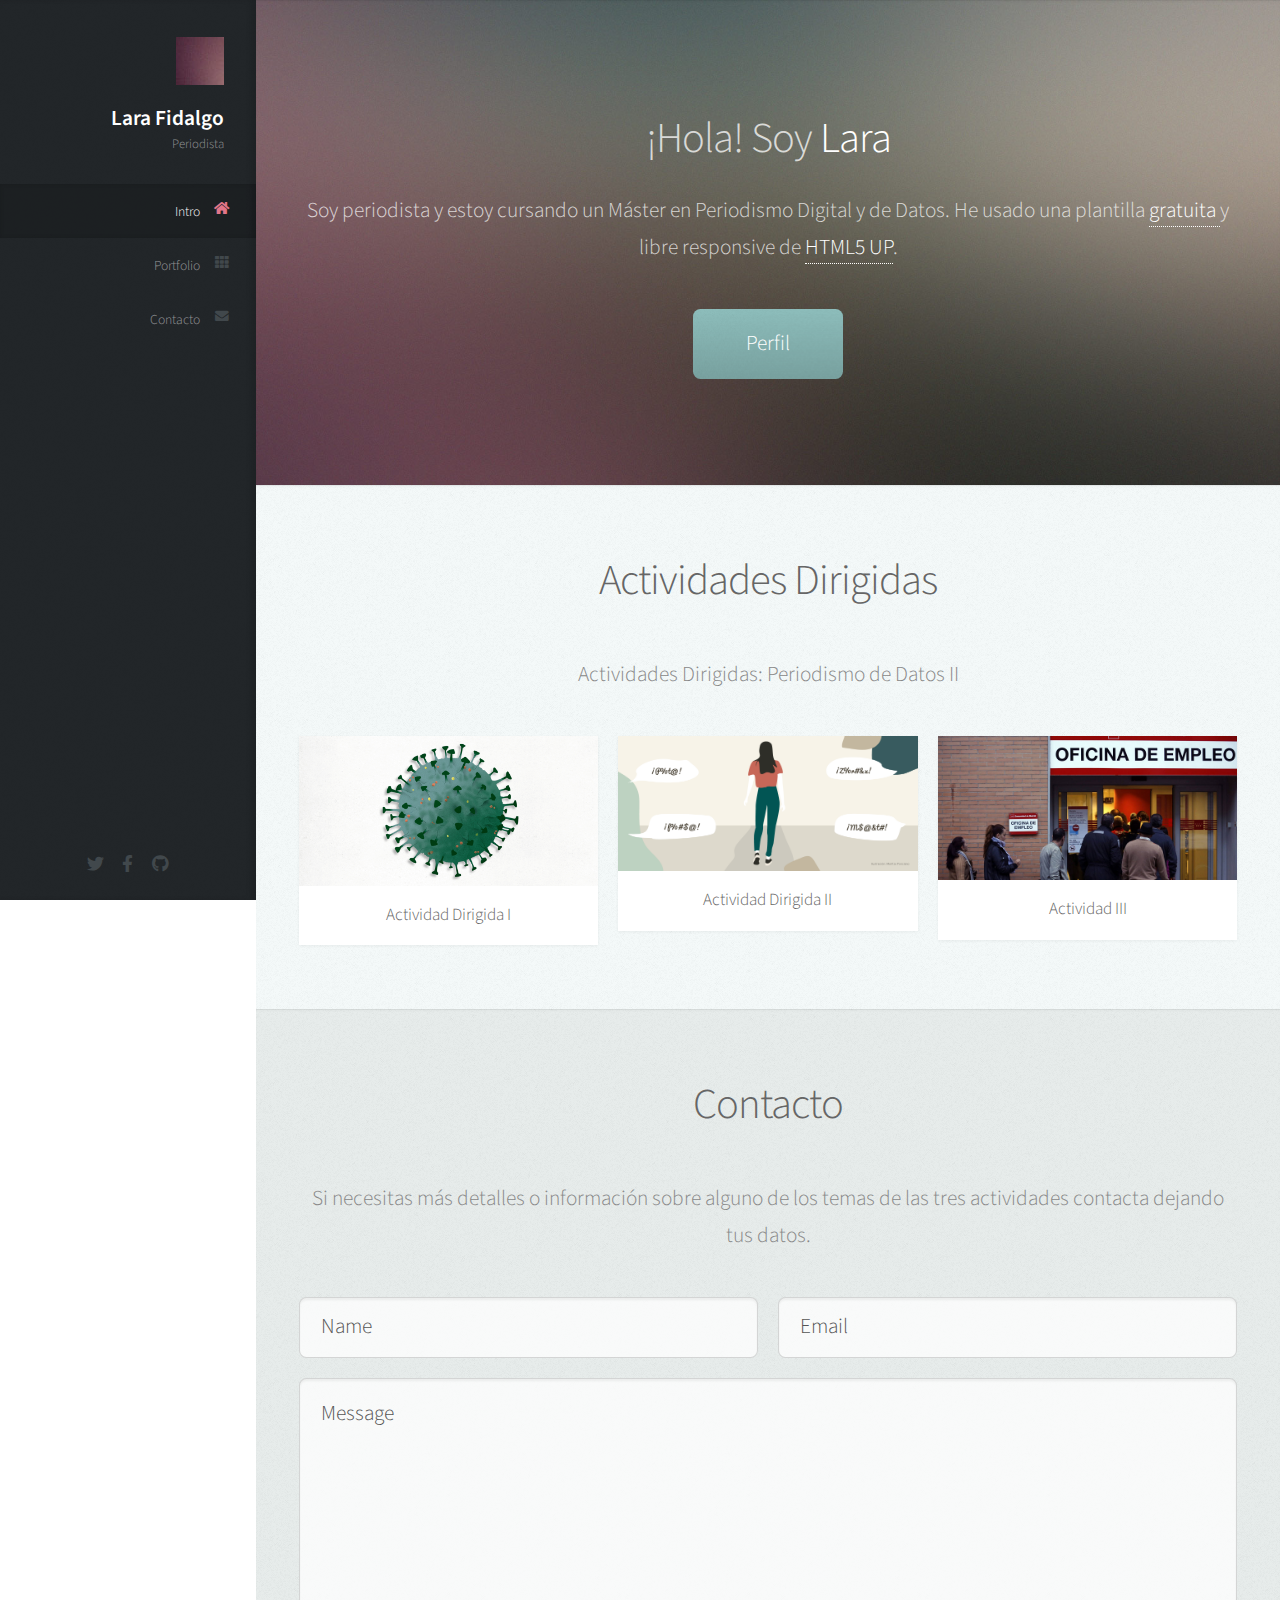
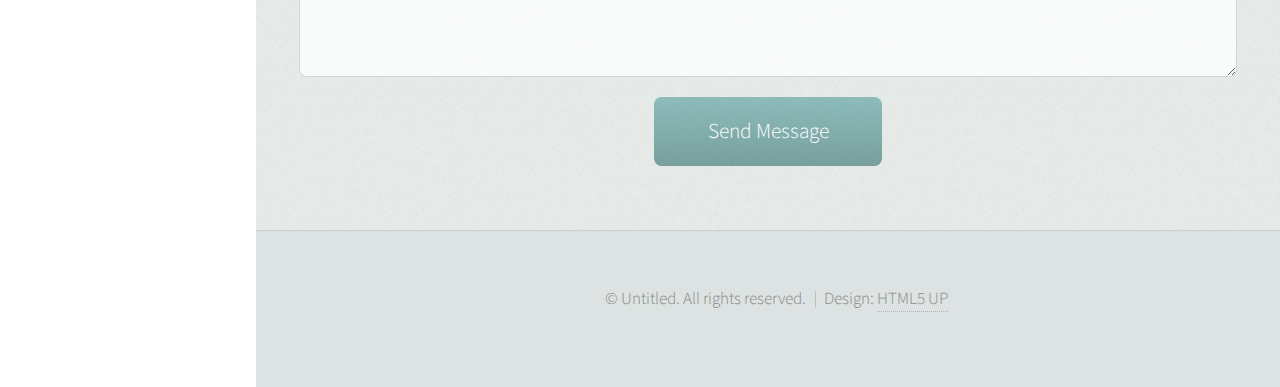
<file: docs/index.html>
<!DOCTYPE HTML>
<!--
	Prologue by HTML5 UP
	html5up.net | @ajlkn
	Free for personal and commercial use under the CCA 3.0 license (html5up.net/license)
-->
<html lang="es">
	<head>
		<title>Prologue by HTML5 UP</title>
		<meta charset="utf-8" />
		<meta name="viewport" content="width=device-width, initial-scale=1, user-scalable=no" />
		<link rel="stylesheet" href="assets/css/main.css" />
	</head>
	<body class="is-preload">

		<!-- Header -->
			<div id="header">

				<div class="top">

					<!-- Logo -->
						<div id="logo">
							<span class="image avatar48"><img src="images/avatar.jpg" alt="" /></span>
							<h1 id="title">Lara Fidalgo</h1>
							<p>Periodista</p>
						</div>

					<!-- Nav -->
						<nav id="nav">
							<ul>
								<li><a href="#top" id="top-link"><span class="icon solid fa-home">Intro</span></a></li>
								<li><a href="#portfolio" id="portfolio-link"><span class="icon solid fa-th">Portfolio</span></a></li>
								<li><a href="#contact" id="contact-link"><span class="icon solid fa-envelope">Contacto</span></a></li>
							</ul>
						</nav>

				</div>

				<div class="bottom">

					<!-- Social Icons -->
						<ul class="icons">
							<li><a href="https://twitter.com/larafiddalgo" target="_blank" class="icon brands fa-twitter"><span class="label">Twitter</span></a></li>
							<li><a href="https://www.facebook.com/lara.fidalgoillesca" target="_blank" class="icon brands fa-facebook-f"><span class="label">Facebook</span></a></li>
							<li><a href="https://github.com/lfidalgoi/lfidalgoi" target="_blank" class="icon brands fa-github"><span class="label">Github</span></a></li
						
						</ul>

				</div>

			</div>

		<!-- Main -->
			<div id="main">

				<!-- Intro -->
					<section id="top" class="one dark cover">
						<div class="container">

							<header>
								<h2 class="alt">¡Hola! Soy <strong>Lara</strong> </h2>
								
								<p> Soy periodista y estoy cursando un Máster en Periodismo Digital y de Datos. He usado una plantilla <a href="http://html5up.net/license"> gratuita </a> y libre responsive de <a href="http://html5up.net">HTML5 UP</a>.</p>
							</header>

							<footer>
								<a href="#portfolio" class="button scrolly">Perfil</a>
							</footer>

						</div>
					</section>

				<!-- Actividades -->
					<section id="Actividades" class="two">
						<div class="container">

							<header>
								<h2>Actividades Dirigidas</h2>
							</header>

							<p>Actividades Dirigidas: Periodismo de Datos II</p>

							<div class="row">
								<div class="col-4 col-12-mobile">
									
									<article class="item">
										<a href="actividad1.html" class="image fit"> <img src="images/covid.png" alt= "" />
										</a>
										
										
										<header>
											<h3>Actividad Dirigida I</h3>
										</header>
									</article>
								</div>
								<div class="col-4 col-12-mobile">
									
									<article class="item">
										<a href="actividad2.html" class="image fit"><img src="images/acoso.png" alt= "" />
										</a>
										
										
										<header>
											<h3>Actividad Dirigida II</h3>
										</header>
									</article>
								</div>
								<div class="col-4 col-12-mobile">
									<article class="item">
										<a href="actividad3.html" class="image fit"><img src="images/paro.png" alt= "" />
											
										</a>
										
										<header>
											<h3>Actividad III</h3>
										</header>
									</article>
							
										</div>
								
							</div>

						</div>
					</section>

				

				<!-- Contact -->
					<section id="contact" class="four">
						<div class="container">

							<header>
								<h2>Contacto</h2>
							</header>

							<p>Si necesitas más detalles o información sobre alguno de los temas de las tres actividades contacta dejando tus datos.</p>
							</p>

							<form method="post" action="#">
								<div class="row">
									<div class="col-6 col-12-mobile"><input type="text" name="name" placeholder="Name" /></div>
									<div class="col-6 col-12-mobile"><input type="text" name="email" placeholder="Email" /></div>
									<div class="col-12">
										<textarea name="message" placeholder="Message"></textarea>
									</div>
									<div class="col-12">
										<input type="submit" value="Send Message" />
									</div>
								</div>
							</form>

						</div>
					</section>

			</div>

		<!-- Footer -->
			<div id="footer">

				<!-- Copyright -->
					<ul class="copyright">
						<li>&copy; Untitled. All rights reserved.</li><li>Design: <a href="http://html5up.net">HTML5 UP</a></li>
					</ul>

			</div>

		<!-- Scripts -->
			<script src="assets/js/jquery.min.js"></script>
			<script src="assets/js/jquery.scrolly.min.js"></script>
			<script src="assets/js/jquery.scrollex.min.js"></script>
			<script src="assets/js/browser.min.js"></script>
			<script src="assets/js/breakpoints.min.js"></script>
			<script src="assets/js/util.js"></script>
			<script src="assets/js/main.js"></script>

	</body>
</html>
</file>
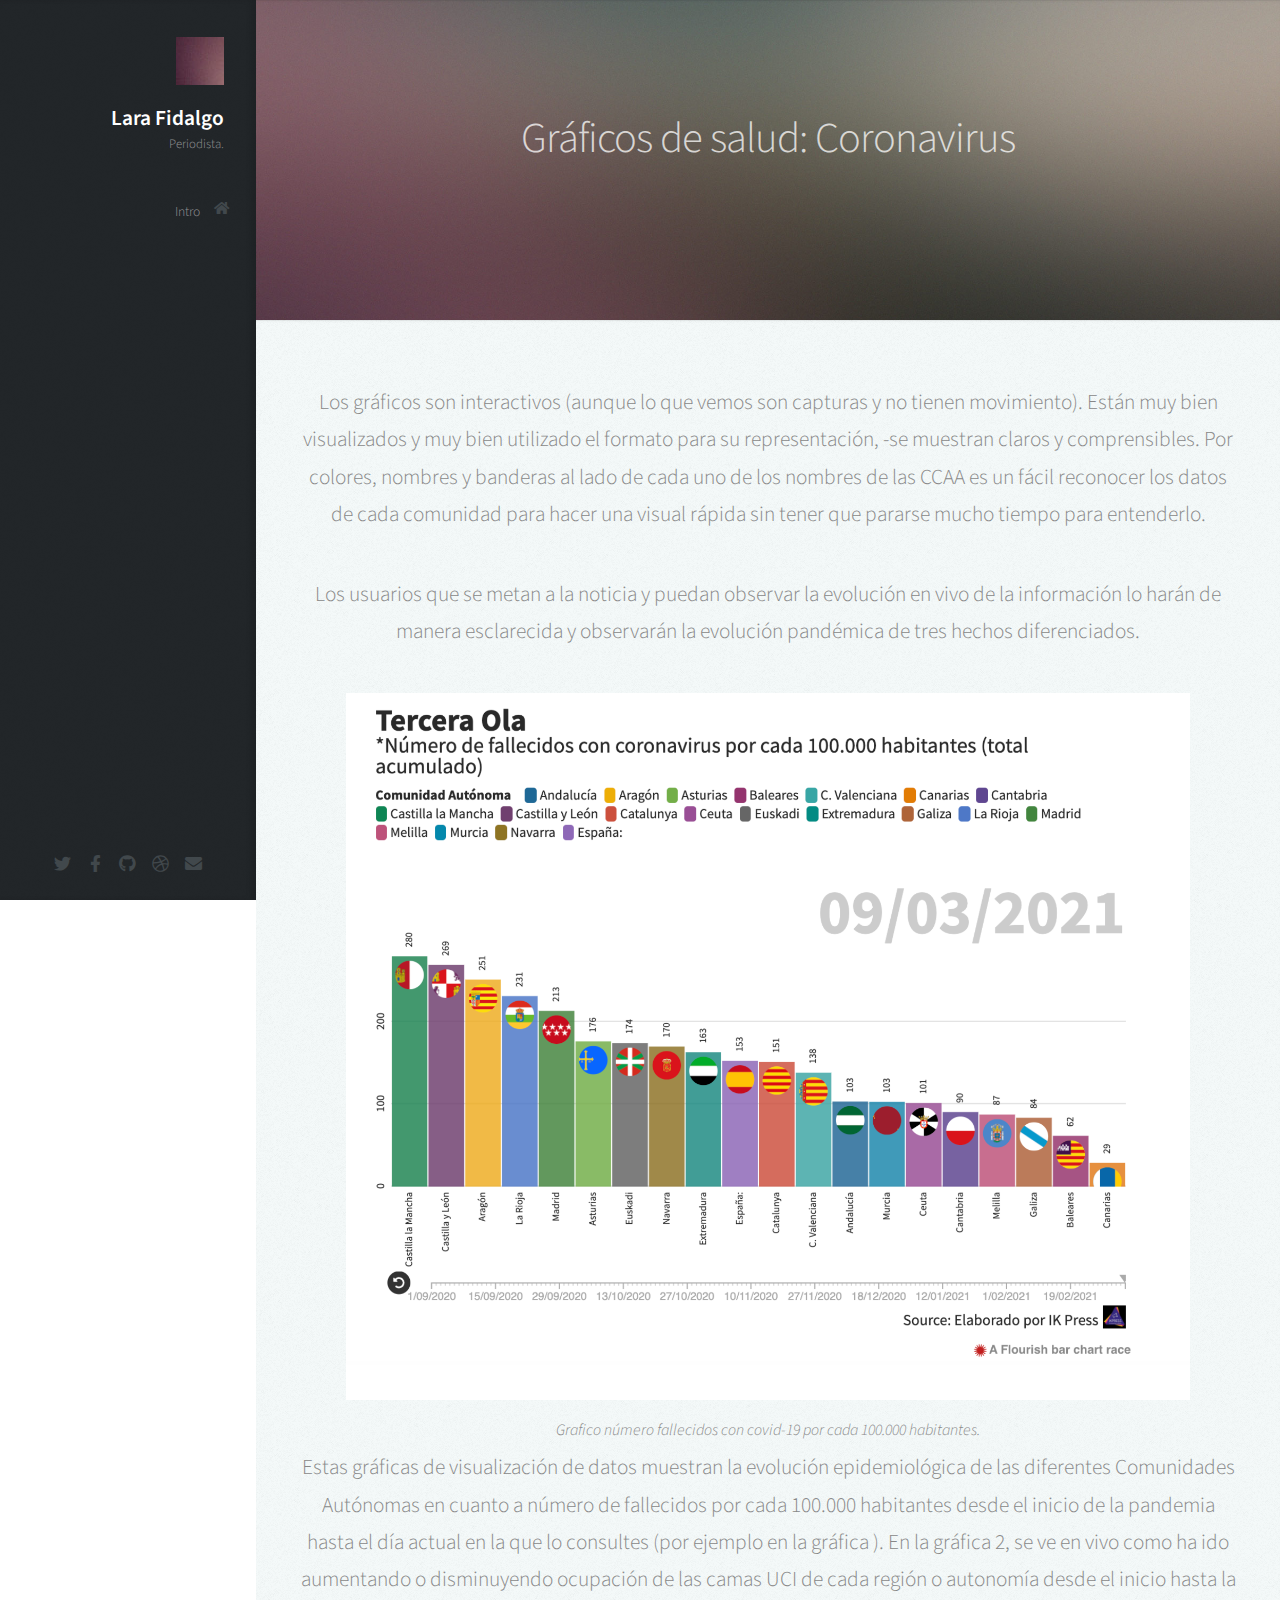
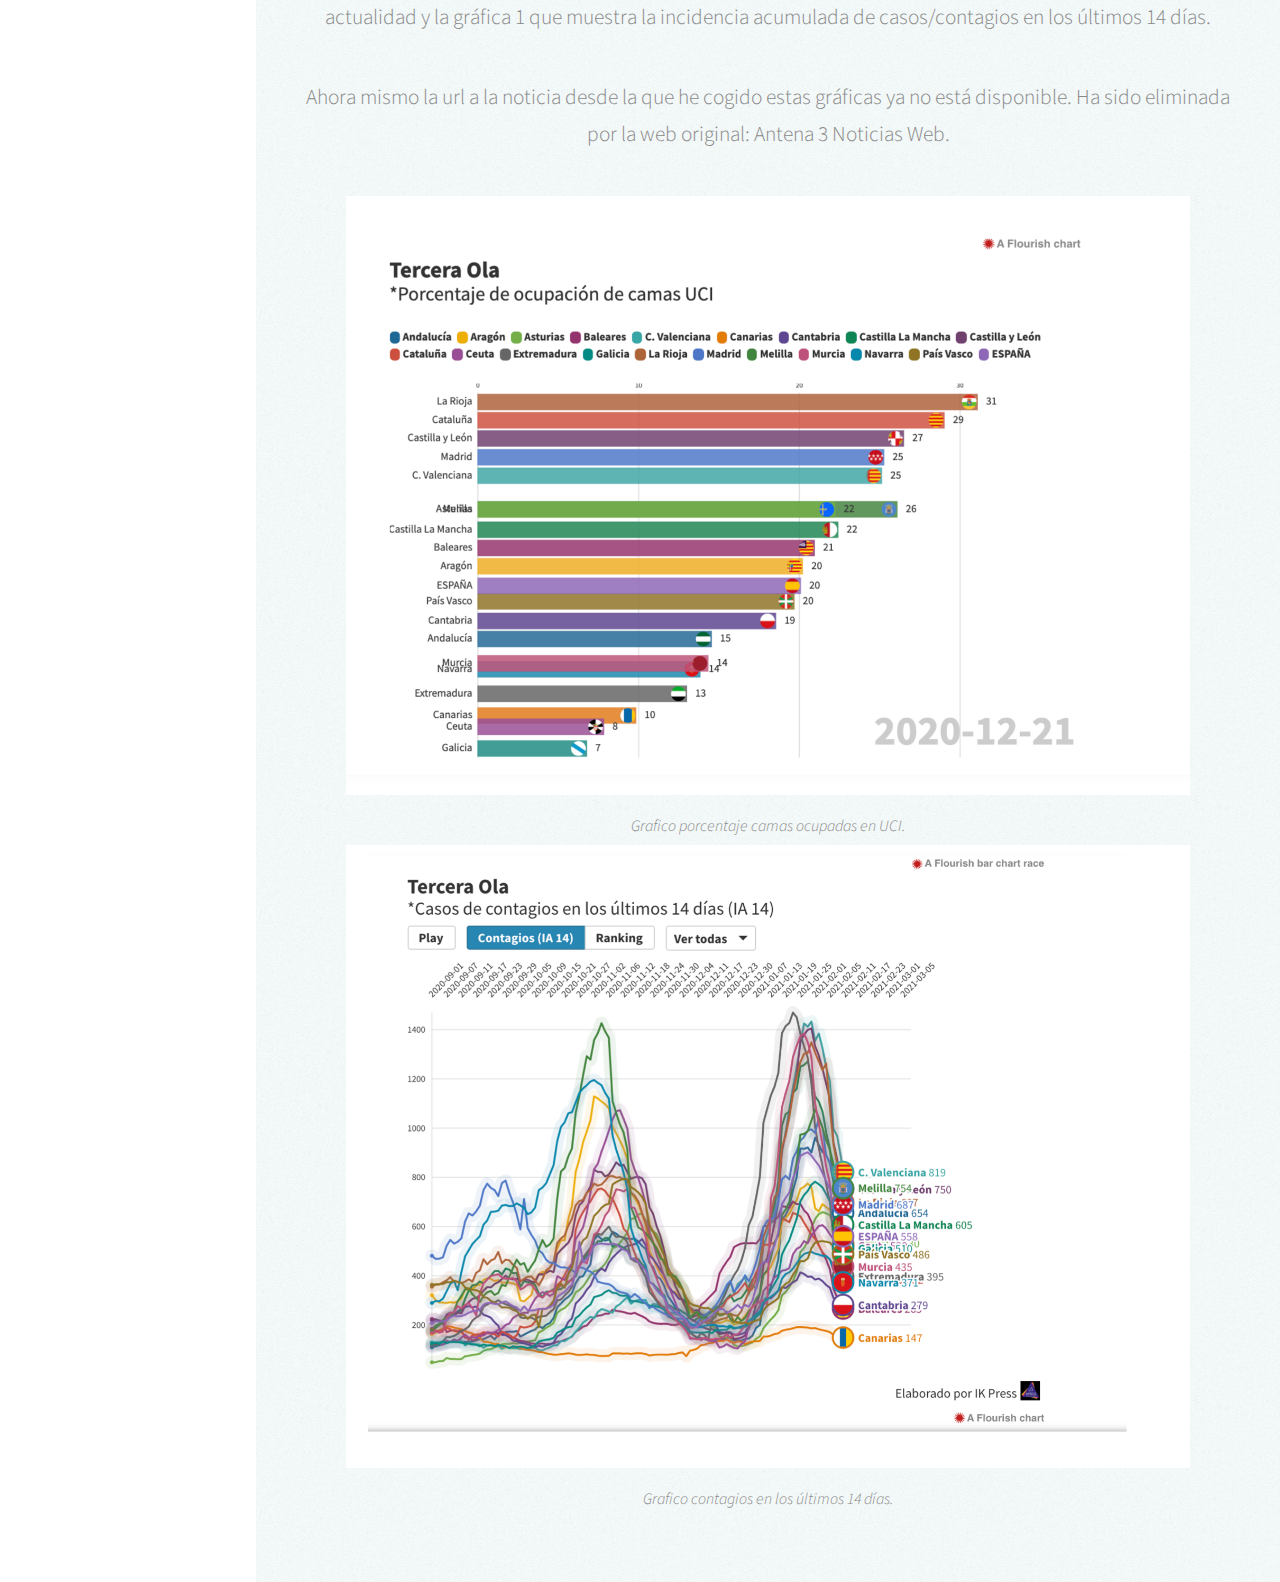
<file: docs/actividad1.html>
<!DOCTYPE HTML>
<!--
	Prologue by HTML5 UP
	html5up.net | @ajlkn
	Free for personal and commercial use under the CCA 3.0 license (html5up.net/license)
-->
<html>
	<head>
		<title>Actividad Dirigida I</title>
		<meta charset="utf-8" />
		<meta name="viewport" content="width=device-width, initial-scale=1, user-scalable=no" />
		<link rel="stylesheet" href="assets/css/main.css" />
	</head>
	<body class="is-preload">

		<!-- Header -->
			<div id="header">

				<div class="top">

					<!-- Logo -->
						<div id="logo">
							<span class="image avatar48"><img src="images/avatar.jpg" alt="" /></span>
							<h1 id="title">Lara Fidalgo</h1>
							<p>Periodista.</p>
						</div>

					<!-- Nav -->
						<nav id="nav">
							<ul>
								<li><a href="index.html" id="top-link"><span class="icon solid fa-home">Intro</span></a></li>
							
							</ul>
						</nav>

				</div>

				<div class="bottom">

					<!-- Social Icons -->
						<ul class="icons">
							<li><a href="#" class="icon brands fa-twitter"><span class="label">Twitter</span></a></li>
							<li><a href="#" class="icon brands fa-facebook-f"><span class="label">Facebook</span></a></li>
							<li><a href="#" class="icon brands fa-github"><span class="label">Github</span></a></li>
							<li><a href="#" class="icon brands fa-dribbble"><span class="label">Dribbble</span></a></li>
							<li><a href="#" class="icon solid fa-envelope"><span class="label">Email</span></a></li>
						</ul>

				</div>

			</div>

		<!-- Main -->
			<div id="main">

				<!-- Intro -->
					<section id="top" class="one dark cover">
						<div class="container">

							<header>
								<h2 class="alt"> Gráficos de salud: Coronavirus </h2>
								
							</header>

							
						</div>
					</section>

				<!-- Actividades -->
					<section id="Actividades" class="two">
						<div class="container">
  
  
 <p>Los gráficos son interactivos (aunque lo que vemos son capturas y no tienen movimiento). Están muy bien visualizados y muy bien utilizado el formato para su representación, -se muestran claros y comprensibles. Por colores, nombres y banderas al lado de cada uno de los nombres de las CCAA es un fácil reconocer los datos de cada comunidad para hacer una visual rápida sin tener que pararse mucho tiempo para entenderlo. </p>
	 
	<p> Los usuarios que se metan a la noticia y puedan observar la evolución en vivo de la información lo harán de manera esclarecida y observarán la evolución pandémica de tres hechos diferenciados.</p>
							
<img src="images/ejercicio1-grafica1.png" width="90%">
							<figcaption id="piedefoto">Grafico número fallecidos con covid-19 por cada 100.000 habitantes.</figcaption>  
 
 <p>Estas gráficas de visualización de datos muestran la evolución epidemiológica de las diferentes Comunidades Autónomas en cuanto a número de fallecidos por cada 100.000 habitantes desde el inicio de la pandemia hasta el día actual en la que lo consultes (por ejemplo en la gráfica ). En la gráfica 2, se ve en vivo como ha ido aumentando o disminuyendo ocupación de las camas UCI de cada región o autonomía desde el inicio hasta la actualidad y la gráfica 1 que muestra la incidencia acumulada de casos/contagios en los últimos 14 días.
							
	</p>
         <p> Ahora mismo la url a la noticia desde la que he cogido estas gráficas ya no está disponible. Ha sido eliminada por la web original: Antena 3 Noticias Web. 
							</p>
	 <img src="images/ejercicio1-grafica2.png" width="90%">
							<figcaption id="piedefoto">Grafico porcentaje camas ocupadas en UCI.</figcaption> 
 
							<img src="images/ejercicio1-grafica3.png" width="90%">
							<figcaption id="piedefoto"> Grafico contagios en los últimos 14 días.</figcaption> 
    
                                                       
  </body>
</html>
</file>
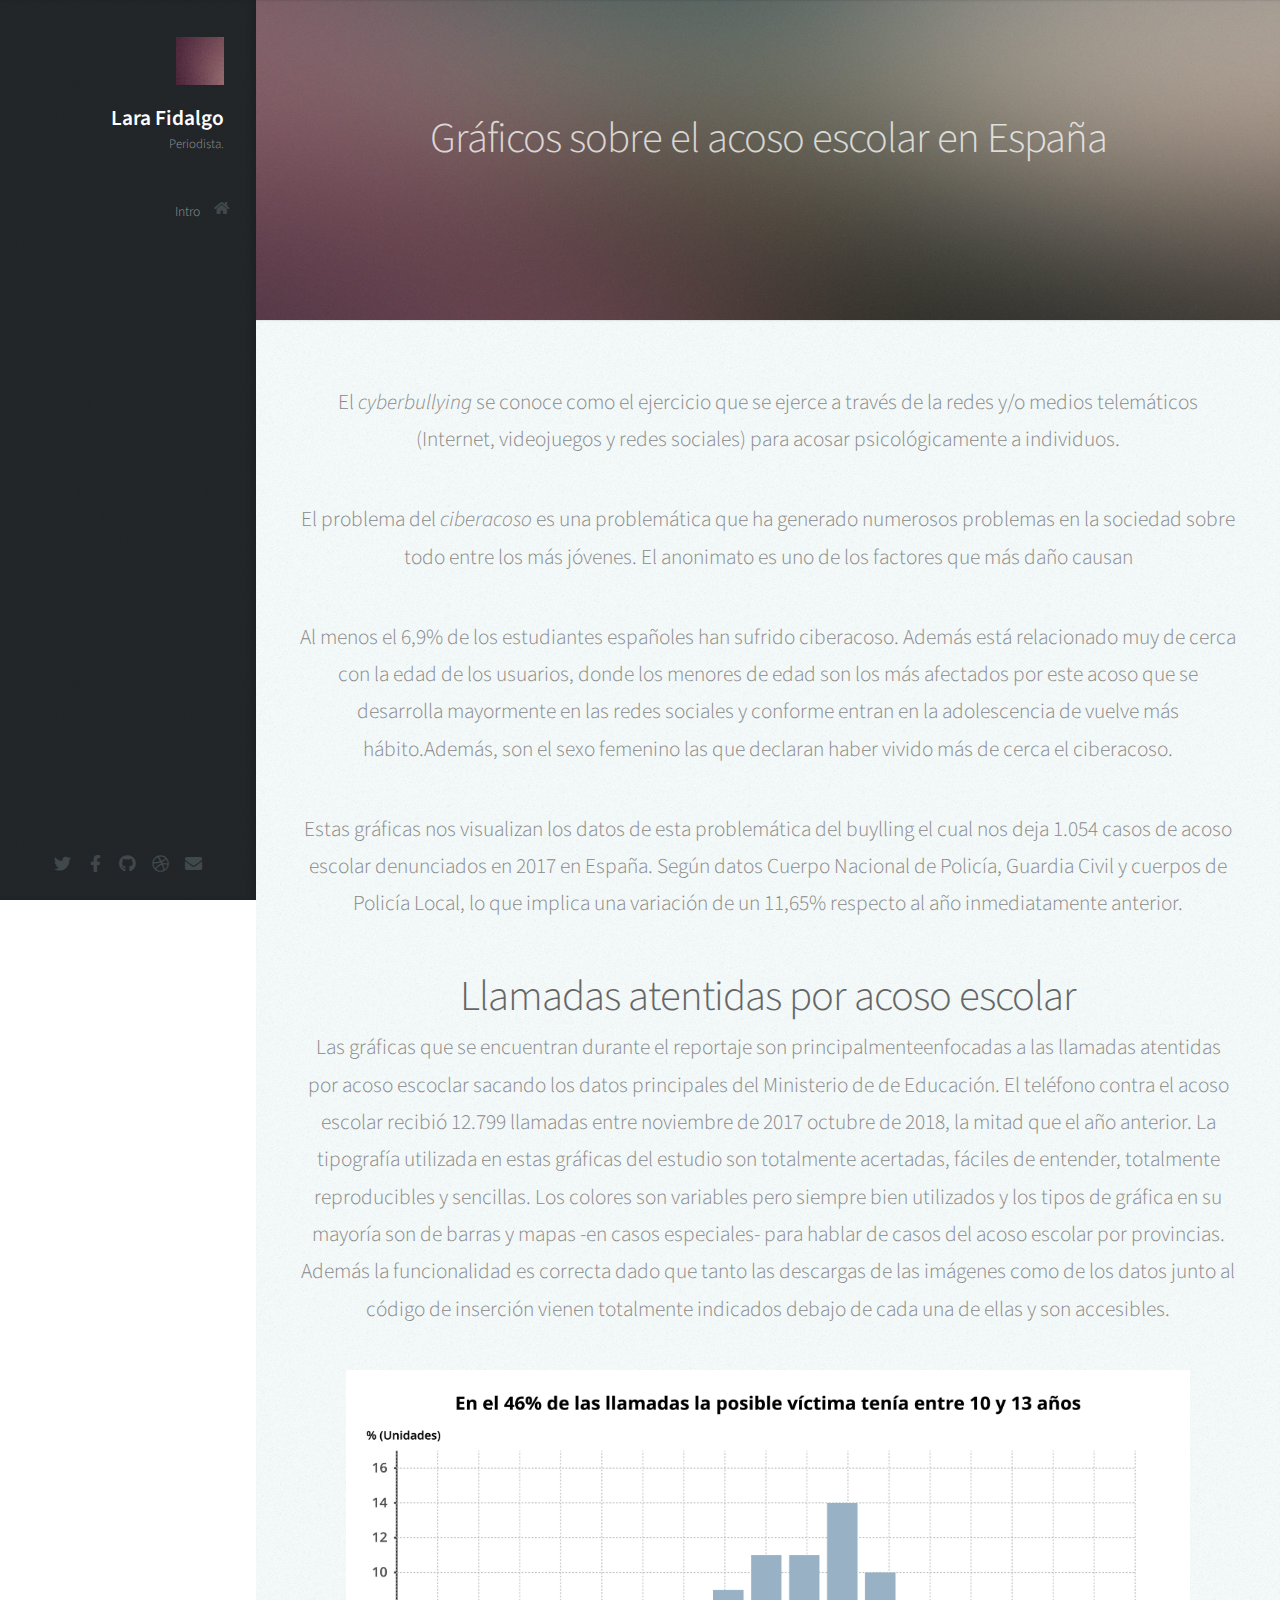
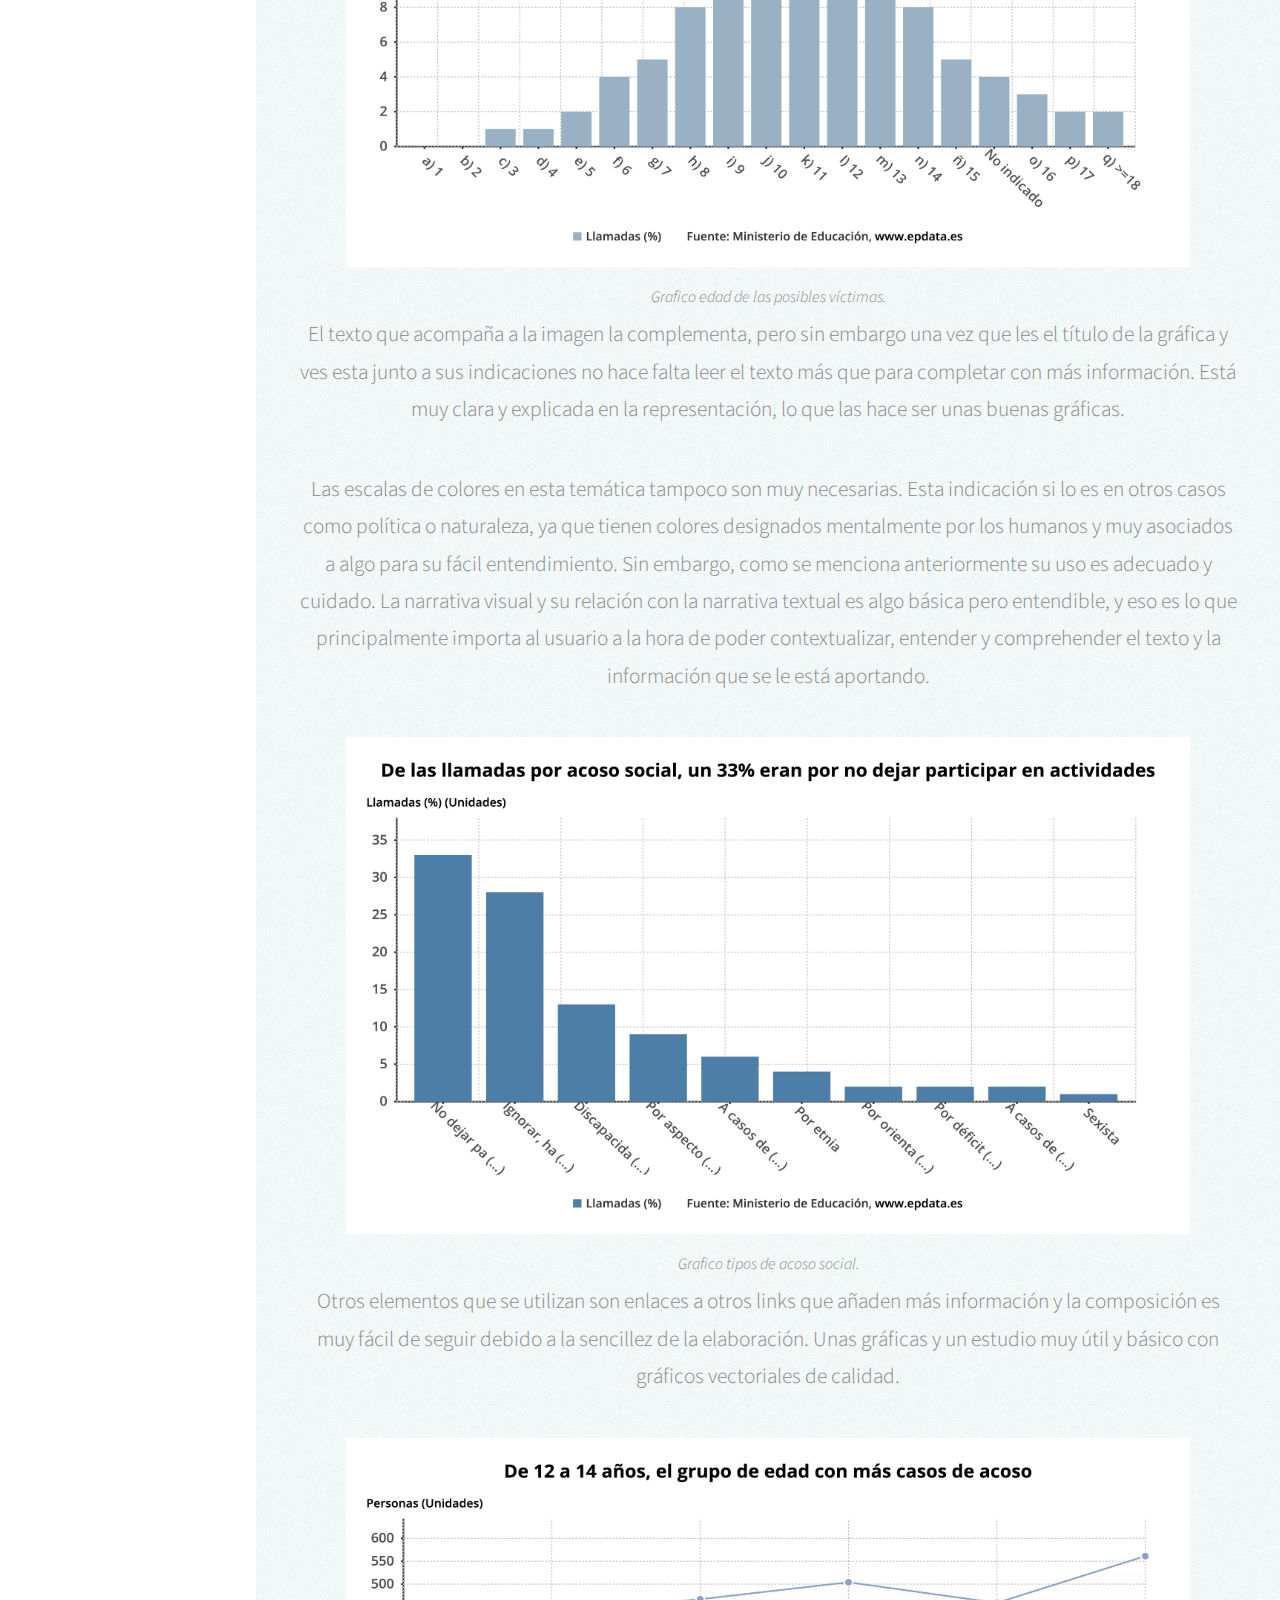
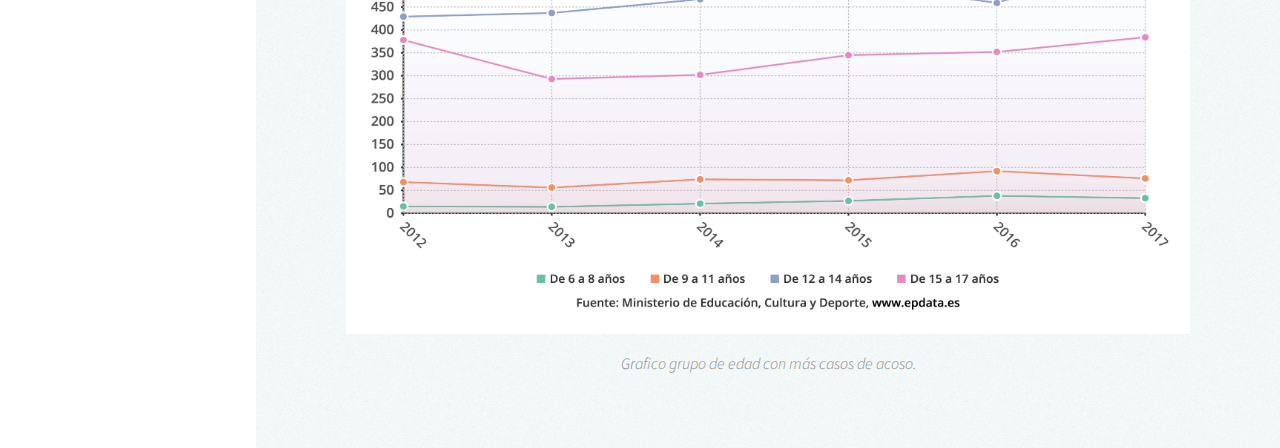
<file: docs/actividad2.html>
<!DOCTYPE HTML>
<!--
	Prologue by HTML5 UP
	html5up.net | @ajlkn
	Free for personal and commercial use under the CCA 3.0 license (html5up.net/license)
-->
<html>
	<head>
		<title>Actividad Dirigida II</title>
		<meta charset="utf-8" />
		<meta name="viewport" content="width=device-width, initial-scale=1, user-scalable=no" />
		<link rel="stylesheet" href="assets/css/main.css" />
	</head>
	<body class="is-preload">

		<!-- Header -->
			<div id="header">

				<div class="top">

					<!-- Logo -->
						<div id="logo">
							<span class="image avatar48"><img src="images/avatar.jpg" alt="" /></span>
							<h1 id="title">Lara Fidalgo</h1>
							<p>Periodista.</p>
						</div>

					<!-- Nav -->
						<nav id="nav">
							<ul>
								<li><a href="index.html" id="top-link"><span class="icon solid fa-home">Intro</span></a></li>
							
							</ul>
						</nav>

				</div>

				<div class="bottom">

					<!-- Social Icons -->
						<ul class="icons">
							<li><a href="#" class="icon brands fa-twitter"><span class="label">Twitter</span></a></li>
							<li><a href="#" class="icon brands fa-facebook-f"><span class="label">Facebook</span></a></li>
							<li><a href="#" class="icon brands fa-github"><span class="label">Github</span></a></li>
							<li><a href="#" class="icon brands fa-dribbble"><span class="label">Dribbble</span></a></li>
							<li><a href="#" class="icon solid fa-envelope"><span class="label">Email</span></a></li>
						</ul>

				</div>

			</div>

		<!-- Main -->
			<div id="main">

				<!-- Intro -->
					<section id="top" class="one dark cover">
						<div class="container">

							<header>
								<h2 class="alt"> Gráficos sobre el acoso escolar en España </h2>
								
							</header>

							
						</div>
					</section>

				<!-- Actividades -->
					<section id="Actividades" class="two">
						<div class="container">
  


<p>El <em>cyberbullying</em> se conoce como el ejercicio que se ejerce a través de la redes y/o medios telemáticos (Internet, videojuegos y redes sociales) para acosar psicológicamente a individuos. </p>

<p>El problema del <em>ciberacoso</em> es una problemática que ha generado numerosos problemas en la sociedad sobre todo entre los más jóvenes. El anonimato es uno de los factores que más daño causan 

<p>Al menos el 6,9% de los estudiantes españoles han sufrido ciberacoso. Además está relacionado muy de cerca con la edad de los usuarios, donde los menores de edad son los más afectados por este acoso que se desarrolla mayormente en las redes sociales y conforme entran  en la adolescencia de vuelve más hábito.Además, son el sexo femenino las que declaran haber vivido más de cerca el ciberacoso. </p>

<p>Estas gráficas nos visualizan los datos de esta problemática del buylling el cual nos deja 1.054 casos de acoso escolar denunciados en 2017 en España. Según datos Cuerpo Nacional de Policía, Guardia Civil y cuerpos de Policía Local, lo que implica una variación de un 11,65% respecto al año inmediatamente anterior. </p>

<h2>Llamadas atentidas por acoso escolar</h2>

<p>Las gráficas que se encuentran durante el reportaje son principalmenteenfocadas a las llamadas atentidas por acoso escoclar sacando los datos principales del Ministerio de de Educación. El teléfono contra el acoso escolar recibió 12.799 llamadas entre noviembre de 2017 octubre de 2018, la mitad que el año anterior.
La tipografía utilizada en estas gráficas del estudio son totalmente acertadas, fáciles de entender, totalmente reproducibles y sencillas. Los colores son variables pero siempre bien utilizados y los tipos de gráfica en su mayoría son de barras y mapas -en casos especiales- para hablar de casos del acoso escolar por provincias. Además la funcionalidad es correcta dado que tanto las descargas de las imágenes como de los datos junto al código de inserción vienen totalmente indicados debajo de cada una de ellas y son accesibles.</p>
							
							<img src="images/ejercicio2-grafica2.jpg"  width="90%">
							<figcaption id="piedefoto">Grafico edad de las posibles víctimas.</figcaption> 

<p>El texto que acompaña a la imagen la complementa, pero sin embargo una vez que les el título de la gráfica y ves esta junto a sus indicaciones no hace falta leer el texto más que para completar con más información. Está muy clara y explicada en la representación, lo que las hace ser unas buenas gráficas.</p>

<p>Las escalas de colores en esta temática tampoco son muy necesarias. Esta indicación si lo es en otros casos como política o naturaleza, ya que tienen colores designados mentalmente por los humanos y muy asociados a algo para su fácil entendimiento. Sin embargo, como se menciona anteriormente su uso es adecuado y cuidado. La narrativa visual y su relación con la narrativa textual es algo básica pero entendible, y eso es lo que principalmente importa al usuario a la hora de poder contextualizar, entender y comprehender el texto y la información que se le está aportando.</p>
							<img src="images/ejercicio2-grafica3.jpg"  width="90%">
							<figcaption id="piedefoto">Grafico tipos de acoso social.</figcaption> 
							

<p>Otros elementos que se utilizan son enlaces a otros links que añaden más información y la composición es muy fácil de seguir debido a la sencillez de la elaboración. Unas gráficas y un estudio muy útil y básico con gráficos vectoriales de calidad.</p>

<img src="images/ejercicio2-grafica4.jpg"  width="90%">
							<figcaption id="piedefoto">Grafico grupo de edad con más casos de acoso.</figcaption> 
 
 
  </body>
</html>
</file>
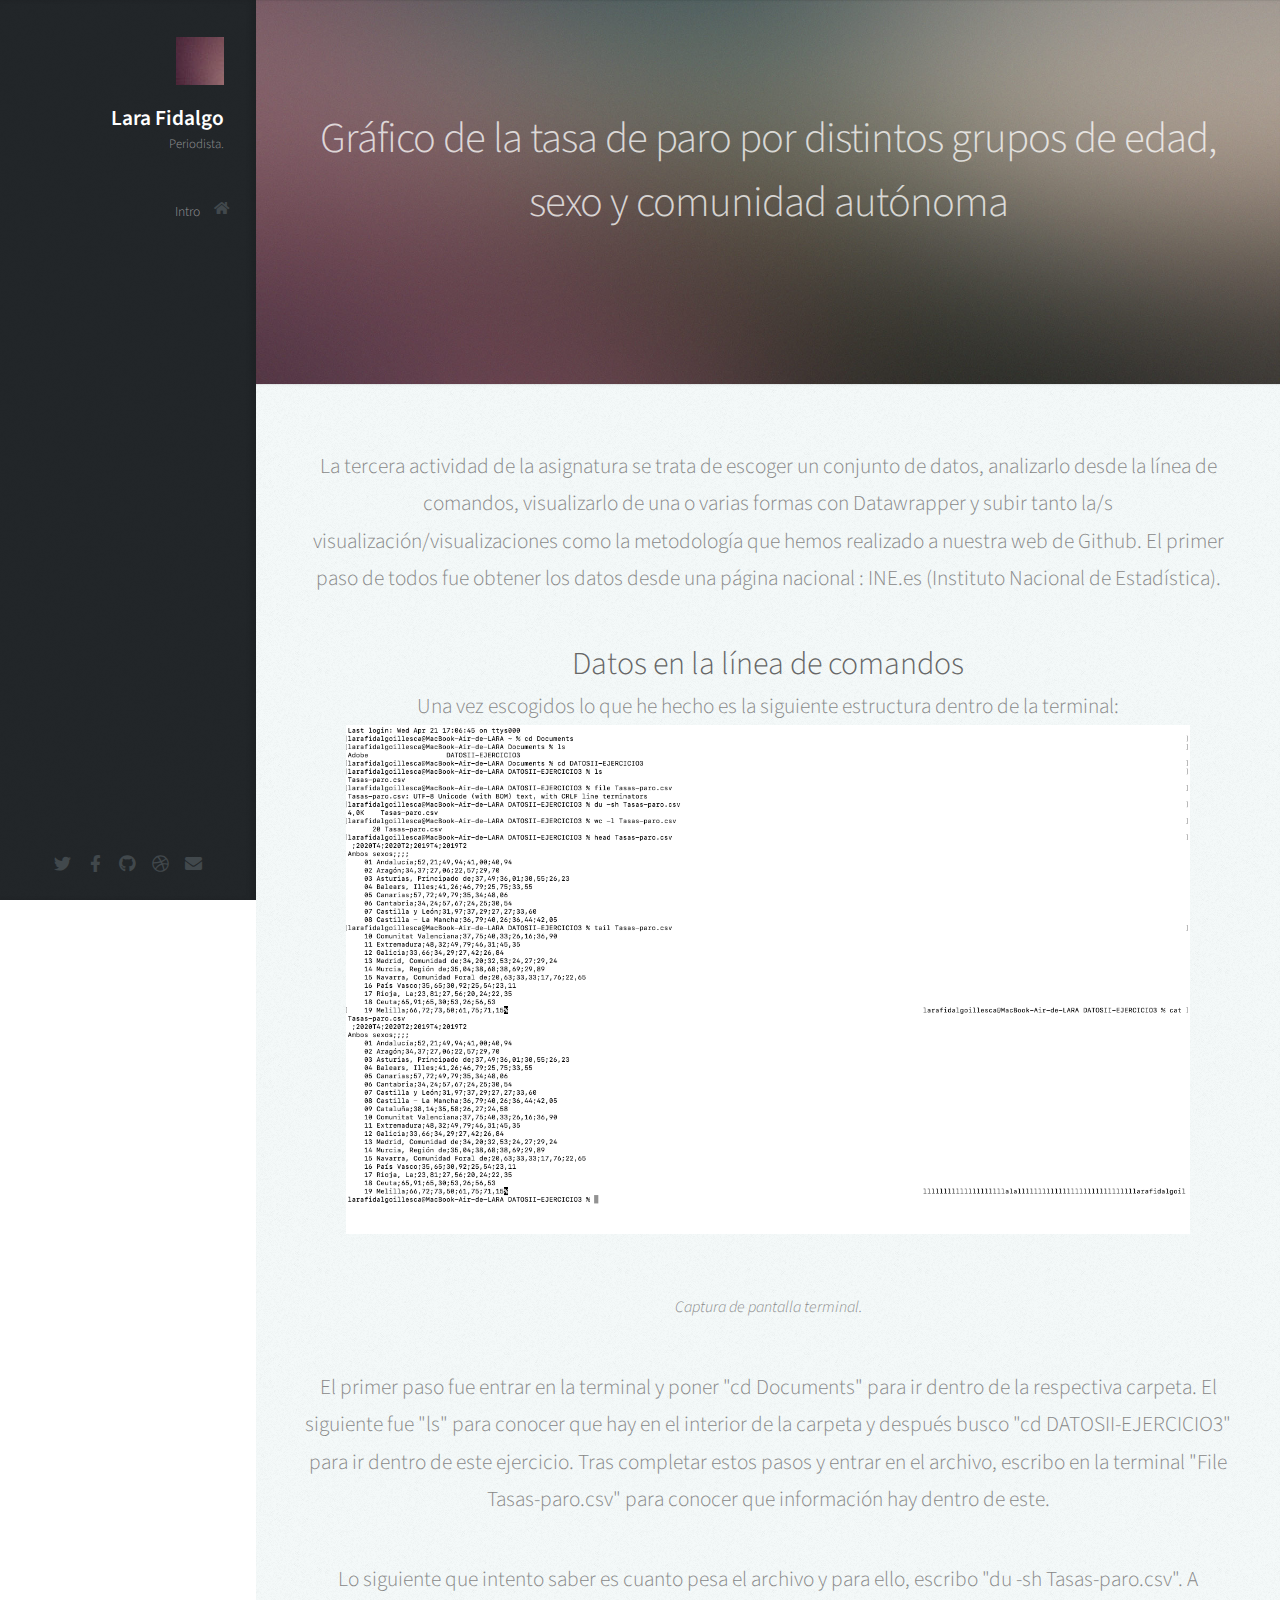
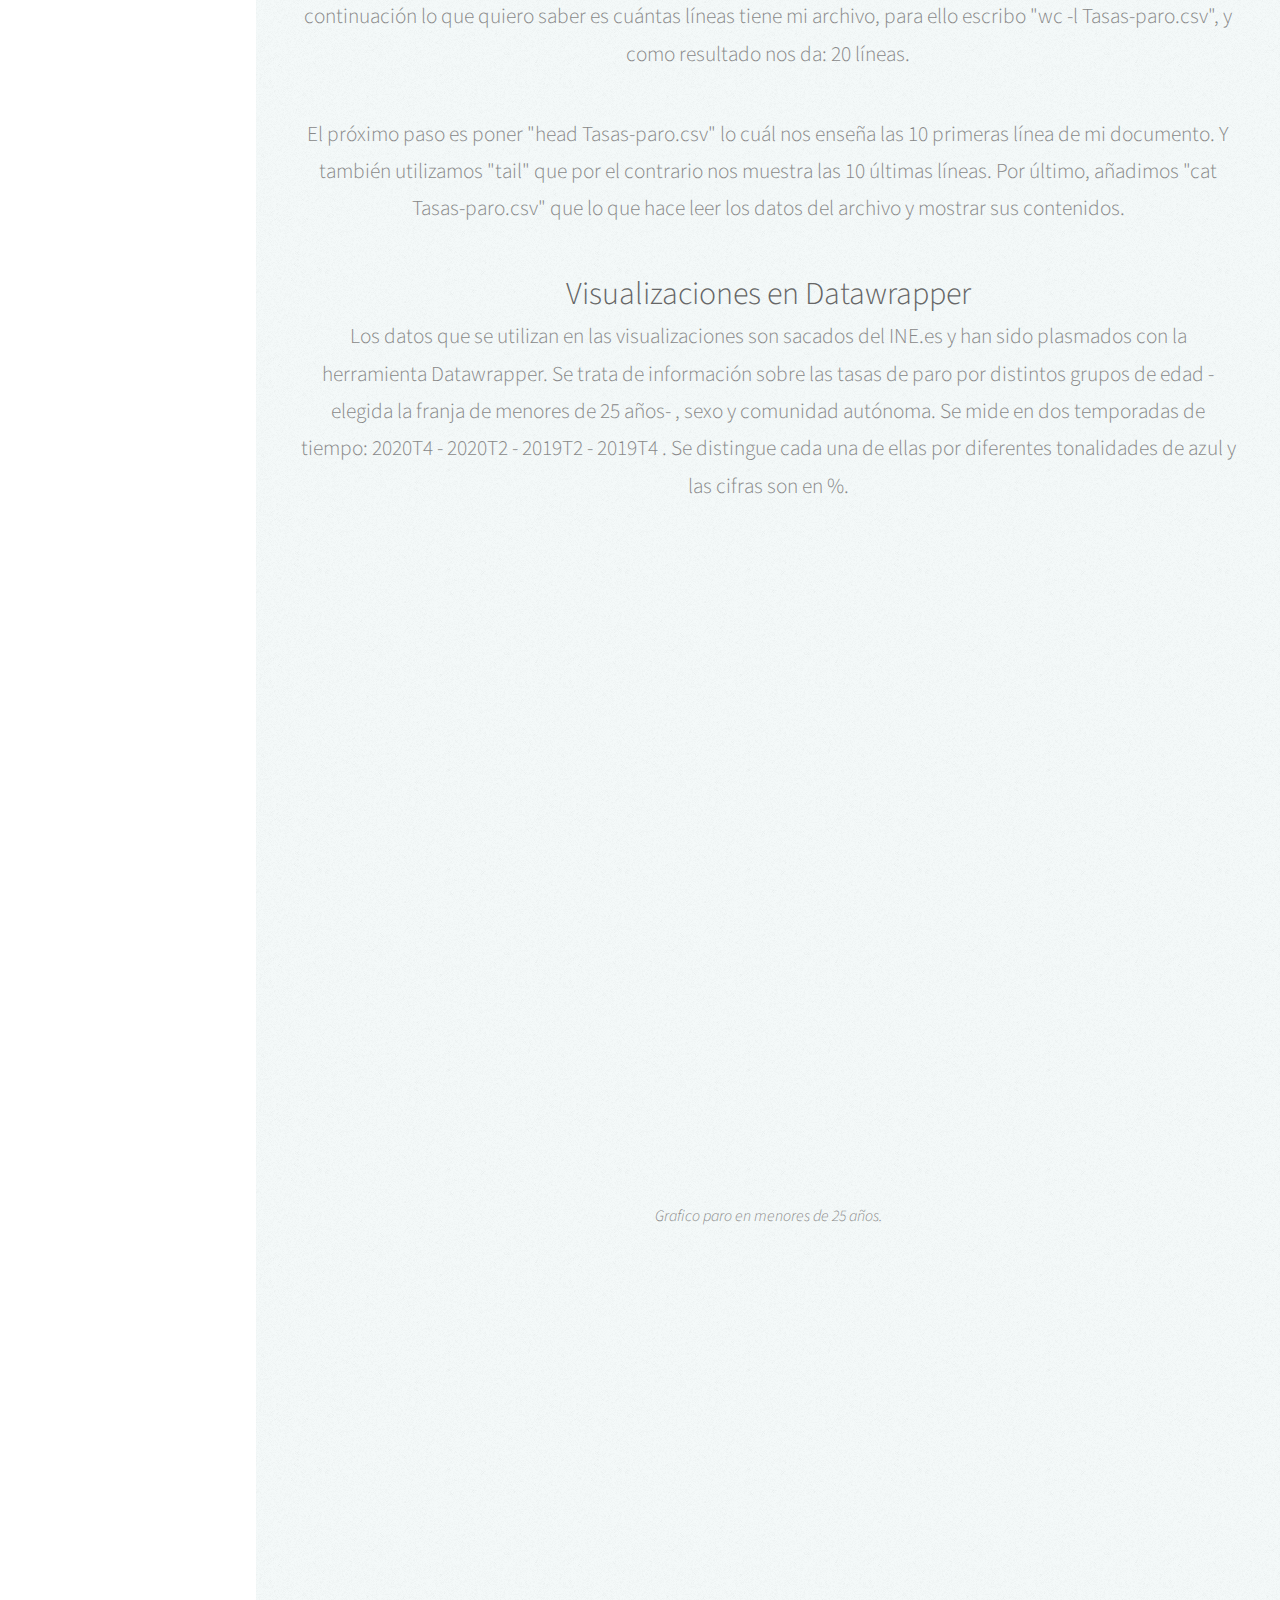
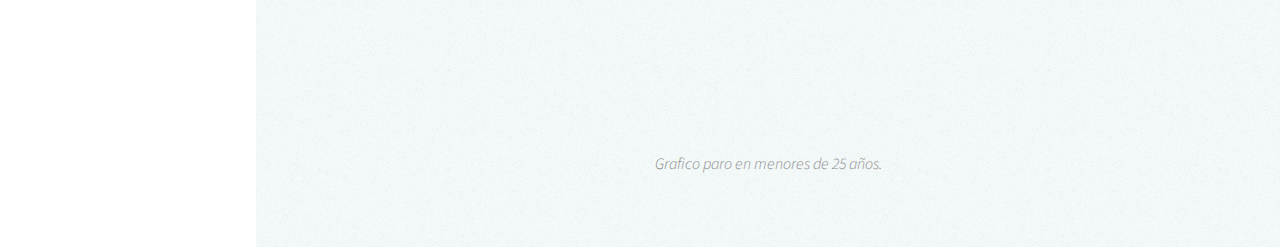
<file: docs/actividad3.html>
<!DOCTYPE HTML>
<!--
	Prologue by HTML5 UP
	html5up.net | @ajlkn
	Free for personal and commercial use under the CCA 3.0 license (html5up.net/license)
-->
<html>
	<head>
		<title>Actividad Dirigida III</title>
		<meta charset="utf-8" />
		<meta name="viewport" content="width=device-width, initial-scale=1, user-scalable=no" />
		<link rel="stylesheet" href="assets/css/main.css" />
	</head>
	<body class="is-preload">

		<!-- Header -->
			<div id="header">

				<div class="top">

					<!-- Logo -->
						<div id="logo">
							<span class="image avatar48"><img src="images/avatar.jpg" alt="" /></span>
							<h1 id="title">Lara Fidalgo</h1>
							<p>Periodista.</p>
						</div>

					<!-- Nav -->
						<nav id="nav">
							<ul>
								<li><a href="index.html" id="top-link"><span class="icon solid fa-home">Intro</span></a></li>
							
							</ul>
						</nav>

				</div>

				<div class="bottom">

					<!-- Social Icons -->
						<ul class="icons">
							<li><a href="#" class="icon brands fa-twitter"><span class="label">Twitter</span></a></li>
							<li><a href="#" class="icon brands fa-facebook-f"><span class="label">Facebook</span></a></li>
							<li><a href="#" class="icon brands fa-github"><span class="label">Github</span></a></li>
							<li><a href="#" class="icon brands fa-dribbble"><span class="label">Dribbble</span></a></li>
							<li><a href="#" class="icon solid fa-envelope"><span class="label">Email</span></a></li>
						</ul>

				</div>

			</div>

		<!-- Main -->
			<div id="main">

				<!-- Intro -->
					<section id="top" class="one dark cover">
						<div class="container">

							<header>
								<h2 class="alt"> Gráfico de la tasa de paro por distintos grupos de edad, sexo y comunidad autónoma </h2>
								
							</header>

							
						</div>
					</section>

				<!-- Actividades -->
					<section id="Actividades" class="two">
						<div class="container">
							
							<p> La tercera actividad de la asignatura se trata de escoger un conjunto de datos, analizarlo desde la línea de comandos, visualizarlo de una o varias formas con Datawrapper y subir tanto la/s visualización/visualizaciones como la metodología que hemos realizado a nuestra web de Github. El primer paso de todos fue obtener los datos desde una página nacional : INE.es (Instituto Nacional de Estadística). 
</p>
							<h3>Datos en la línea de comandos </h3>	
						<p> Una vez escogidos lo que he hecho es la siguiente estructura dentro de la terminal: 
							<img src="images/captura-terminal-ejercicio3.png" width="90%">
							<figcaption id="piedefoto">Captura de pantalla terminal.</figcaption>  
							</p> El primer paso fue entrar en la terminal y poner "cd Documents" para ir dentro de la respectiva carpeta. El siguiente fue "ls" para conocer que hay en el interior de la carpeta y después busco "cd DATOSII-EJERCICIO3" para ir dentro de este ejercicio.
							Tras completar estos pasos y entrar en el archivo, escribo en la terminal  "File Tasas-paro.csv" para conocer que información hay dentro de este.  </p>
							<p> Lo siguiente que intento saber es cuanto pesa el archivo y para ello, escribo "du -sh Tasas-paro.csv". A continuación lo que quiero saber es cuántas líneas tiene mi archivo, para ello escribo "wc -l Tasas-paro.csv", y como resultado nos da: 20 líneas. </p>
						
						<p> El próximo paso es poner "head Tasas-paro.csv" lo cuál nos enseña las 10 primeras línea de mi documento. Y también utilizamos "tail" que por el contrario nos muestra las 10 últimas líneas. Por último, añadimos "cat Tasas-paro.csv" que lo que hace leer los datos del archivo y mostrar sus contenidos.
							
						<h3> Visualizaciones en Datawrapper </h3>
						
	<p> Los datos que se utilizan en las visualizaciones son sacados del INE.es y han sido plasmados con la herramienta Datawrapper. Se trata de información sobre las tasas de paro por distintos grupos de edad -elegida la franja de menores de 25 años- , sexo y comunidad autónoma. Se mide en dos temporadas de tiempo: 2020T4 - 2020T2 - 2019T2 - 2019T4 . Se distingue cada una de ellas por diferentes tonalidades de azul y las cifras son en %.  </p>
							
<iframe title="Paro en menores de 25 años " aria-label="Barras divididas" id="datawrapper-chart-HjlDZ" src="https://datawrapper.dwcdn.net/HjlDZ/2/" scrolling="no" frameborder="0" style="width: 0; min-width: 100% !important; border: none;" height="638"></iframe><script type="text/javascript">!function(){"use strict";window.addEventListener("message",(function(a){if(void 0!==a.data["datawrapper-height"])for(var e in a.data["datawrapper-height"]){var t=document.getElementById("datawrapper-chart-"+e)||document.querySelector("iframe[src*='"+e+"']");t&&(t.style.height=a.data["datawrapper-height"][e]+"px")}}))}();
					</script>
						<figcaption id="piedefoto">Grafico paro en menores de 25 años. </figcaption>  

						<iframe title="[Paro en menores de 25 años]" aria-label="Gráfica de puntos" id="datawrapper-chart-IkjaL" src="https://datawrapper.dwcdn.net/IkjaL/1/" scrolling="no" frameborder="0" style="width: 0; min-width: 100% !important; border: none;" height="498"></iframe><script type="text/javascript">!function(){"use strict";window.addEventListener("message",(function(a){if(void 0!==a.data["datawrapper-height"])for(var e in a.data["datawrapper-height"]){var t=document.getElementById("datawrapper-chart-"+e)||document.querySelector("iframe[src*='"+e+"']");t&&(t.style.height=a.data["datawrapper-height"][e]+"px")}}))}(); 
</script>
						<figcaption id="piedefoto">Grafico paro en menores de 25 años.</figcaption>  

 
  </body>
</html>
</file>
<file: docs/assets/css/main.css>
@import url("fontawesome-all.min.css");
@import url("https://fonts.googleapis.com/css?family=Source+Sans+Pro:300,300italic,400,600");

/*
	Prologue by HTML5 UP
	html5up.net | @ajlkn
	Free for personal and commercial use under the CCA 3.0 license (html5up.net/license)
*/

html, body, div, span, applet, object,
iframe, h1, h2, h3, h4, h5, h6, p, blockquote,
pre, a, abbr, acronym, address, big, cite,
code, del, dfn, em, img, ins, kbd, q, s, samp,
small, strike, strong, sub, sup, tt, var, b,
u, i, center, dl, dt, dd, ol, ul, li, fieldset,
form, label, legend, table, caption, tbody,
tfoot, thead, tr, th, td, article, aside,
canvas, details, embed, figure, figcaption,
footer, header, hgroup, menu, nav, output, ruby,
section, summary, time, mark, audio, video {
	margin: 0;
	padding: 0;
	border: 0;
	font-size: 100%;
	font: inherit;
	vertical-align: baseline;}

article, aside, details, figcaption, figure,
footer, header, hgroup, menu, nav, section {
	display: block;}

body {
	line-height: 1;
}

ol, ul {
	list-style: none;
}

blockquote, q {
	quotes: none;
}

	blockquote:before, blockquote:after, q:before, q:after {
		content: '';
		content: none;
	}

table {
	border-collapse: collapse;
	border-spacing: 0;
}

body {
	-webkit-text-size-adjust: none;
}

mark {
	background-color: transparent;
	color: inherit;
}

input::-moz-focus-inner {
	border: 0;
	padding: 0;
}

input, select, textarea {
	-moz-appearance: none;
	-webkit-appearance: none;
	-ms-appearance: none;
	appearance: none;
}

#piedefoto {
        font-size: 16px;
	font-style: italic; }

/* Basic */

	html {
		box-sizing: border-box;
	}

	*, *:before, *:after {
		box-sizing: inherit;
	}

	body {
		background: #fff;
		font-family: 'Source Sans Pro', sans-serif;
		font-size: 19pt;
		font-weight: 300;
		line-height: 1.75em;
		color: #888;
	}

		body.is-preload *, body.is-preload *:before, body.is-preload *:after {
			-moz-animation: none !important;
			-webkit-animation: none !important;
			-ms-animation: none !important;
			animation: none !important;
			-moz-transition: none !important;
			-webkit-transition: none !important;
			-ms-transition: none !important;
			transition: none !important;
		}

	input, textarea, select {
		font-family: 'Source Sans Pro', sans-serif;
		font-size: 19pt;
		font-weight: 300;
		line-height: 1.75em;
		color: #888;
	}

	h1, h2, h3, h4, h5, h6 {
		font-weight: 300;
		color: #666;
		line-height: 1.5em;
	}

	h1 a, h2 a, h3 a, h4 a, h5 a, h6 a {
		color: inherit;
		text-decoration: none;
	}

		h1 a strong, h2 a strong, h3 a strong, h4 a strong, h5 a strong, h6 a strong {
			color: #333;
		}

	h2 {
		font-size: 2em;
		letter-spacing: -1px;
	}

		h2.alt {
			color: #888;
		}

			h2.alt strong {
				color: #666;
			}

	h3 {
		font-size: 1.5em;
	}

	header {
		margin: 0 0 2em 0;
	}

		header > p {
			margin: 1em 0 0 0;
		}

	footer {
		margin: 2em 0 0 0;
	}

	strong, b {
		font-weight: 300;
		color: #666;
	}

	em, i {
		font-style: italic;
	}

	a {
		text-decoration: none;
		color: inherit;
		border-bottom: dotted 1px rgba(128, 128, 128, 0.5);
		-moz-transition: color 0.35s ease-in-out, border-bottom-color 0.35s ease-in-out;
		-webkit-transition: color 0.35s ease-in-out, border-bottom-color 0.35s ease-in-out;
		-ms-transition: color 0.35s ease-in-out, border-bottom-color 0.35s ease-in-out;
		transition: color 0.35s ease-in-out, border-bottom-color 0.35s ease-in-out;
		outline: 0;
	}

		a:hover {
			color: #E27689;
			border-bottom-color: rgba(255, 255, 255, 0);
		}

	sub {
		position: relative;
		top: 0.5em;
		font-size: 0.8em;
	}

	sup {
		position: relative;
		top: -0.5em;
		font-size: 0.8em;
	}

	hr {
		border: 0;
		border-top: solid 1px #ddd;
	}

	blockquote {
		border-left: solid 0.5em #ddd;
		padding: 1em 0 1em 2em;
		font-style: italic;
	}

	p, ul, ol, dl, table {
		margin-bottom: 2em;
	}

	br.clear {
		clear: both;
	}

/* Container */

	.container {
		margin: 0 auto;
		max-width: 100%;
		width: 1400px;
	}

		@media screen and (min-width: 961px) and (max-width: 1880px) {

			.container {
				width: 1200px;
			}

		}

		@media screen and (min-width: 961px) and (max-width: 1620px) {

			.container {
				width: 960px;
			}

		}

		@media screen and (min-width: 961px) and (max-width: 1320px) {

			.container {
				width: 100%;
			}

		}

		@media screen and (max-width: 960px) {

			.container {
				width: 100%;
			}

		}

		@media screen and (max-width: 736px) {

			.container {
				width: 100%;
			}

		}

/* Row */

	.row {
		display: flex;
		flex-wrap: wrap;
		box-sizing: border-box;
		align-items: stretch;
	}

		.row > * {
			box-sizing: border-box;
		}

		.row.gtr-uniform > * > :last-child {
			margin-bottom: 0;
		}

		.row.aln-left {
			justify-content: flex-start;
		}

		.row.aln-center {
			justify-content: center;
		}

		.row.aln-right {
			justify-content: flex-end;
		}

		.row.aln-top {
			align-items: flex-start;
		}

		.row.aln-middle {
			align-items: center;
		}

		.row.aln-bottom {
			align-items: flex-end;
		}

		.row > .imp {
			order: -1;
		}

		.row > .col-1 {
			width: 8.33333%;
		}

		.row > .off-1 {
			margin-left: 8.33333%;
		}

		.row > .col-2 {
			width: 16.66667%;
		}

		.row > .off-2 {
			margin-left: 16.66667%;
		}

		.row > .col-3 {
			width: 25%;
		}

		.row > .off-3 {
			margin-left: 25%;
		}

		.row > .col-4 {
			width: 33.33333%;
		}

		.row > .off-4 {
			margin-left: 33.33333%;
		}

		.row > .col-5 {
			width: 41.66667%;
		}

		.row > .off-5 {
			margin-left: 41.66667%;
		}

		.row > .col-6 {
			width: 50%;
		}

		.row > .off-6 {
			margin-left: 50%;
		}

		.row > .col-7 {
			width: 58.33333%;
		}

		.row > .off-7 {
			margin-left: 58.33333%;
		}

		.row > .col-8 {
			width: 66.66667%;
		}

		.row > .off-8 {
			margin-left: 66.66667%;
		}

		.row > .col-9 {
			width: 75%;
		}

		.row > .off-9 {
			margin-left: 75%;
		}

		.row > .col-10 {
			width: 83.33333%;
		}

		.row > .off-10 {
			margin-left: 83.33333%;
		}

		.row > .col-11 {
			width: 91.66667%;
		}

		.row > .off-11 {
			margin-left: 91.66667%;
		}

		.row > .col-12 {
			width: 100%;
		}

		.row > .off-12 {
			margin-left: 100%;
		}

		.row.gtr-0 {
			margin-top: 0px;
			margin-left: 0px;
		}

			.row.gtr-0 > * {
				padding: 0px 0 0 0px;
			}

			.row.gtr-0.gtr-uniform {
				margin-top: 0px;
			}

				.row.gtr-0.gtr-uniform > * {
					padding-top: 0px;
				}

		.row.gtr-25 {
			margin-top: -10px;
			margin-left: -10px;
		}

			.row.gtr-25 > * {
				padding: 10px 0 0 10px;
			}

			.row.gtr-25.gtr-uniform {
				margin-top: -10px;
			}

				.row.gtr-25.gtr-uniform > * {
					padding-top: 10px;
				}

		.row.gtr-50 {
			margin-top: -20px;
			margin-left: -20px;
		}

			.row.gtr-50 > * {
				padding: 20px 0 0 20px;
			}

			.row.gtr-50.gtr-uniform {
				margin-top: -20px;
			}

				.row.gtr-50.gtr-uniform > * {
					padding-top: 20px;
				}

		.row {
			margin-top: -40px;
			margin-left: -40px;
		}

			.row > * {
				padding: 40px 0 0 40px;
			}

			.row.gtr-uniform {
				margin-top: -40px;
			}

				.row.gtr-uniform > * {
					padding-top: 40px;
				}

		.row.gtr-150 {
			margin-top: -60px;
			margin-left: -60px;
		}

			.row.gtr-150 > * {
				padding: 60px 0 0 60px;
			}

			.row.gtr-150.gtr-uniform {
				margin-top: -60px;
			}

				.row.gtr-150.gtr-uniform > * {
					padding-top: 60px;
				}

		.row.gtr-200 {
			margin-top: -80px;
			margin-left: -80px;
		}

			.row.gtr-200 > * {
				padding: 80px 0 0 80px;
			}

			.row.gtr-200.gtr-uniform {
				margin-top: -80px;
			}

				.row.gtr-200.gtr-uniform > * {
					padding-top: 80px;
				}

		@media screen and (min-width: 961px) and (max-width: 1880px) {

			.row {
				display: flex;
				flex-wrap: wrap;
				box-sizing: border-box;
				align-items: stretch;
			}

				.row > * {
					box-sizing: border-box;
				}

				.row.gtr-uniform > * > :last-child {
					margin-bottom: 0;
				}

				.row.aln-left {
					justify-content: flex-start;
				}

				.row.aln-center {
					justify-content: center;
				}

				.row.aln-right {
					justify-content: flex-end;
				}

				.row.aln-top {
					align-items: flex-start;
				}

				.row.aln-middle {
					align-items: center;
				}

				.row.aln-bottom {
					align-items: flex-end;
				}

				.row > .imp-wide {
					order: -1;
				}

				.row > .col-1-wide {
					width: 8.33333%;
				}

				.row > .off-1-wide {
					margin-left: 8.33333%;
				}

				.row > .col-2-wide {
					width: 16.66667%;
				}

				.row > .off-2-wide {
					margin-left: 16.66667%;
				}

				.row > .col-3-wide {
					width: 25%;
				}

				.row > .off-3-wide {
					margin-left: 25%;
				}

				.row > .col-4-wide {
					width: 33.33333%;
				}

				.row > .off-4-wide {
					margin-left: 33.33333%;
				}

				.row > .col-5-wide {
					width: 41.66667%;
				}

				.row > .off-5-wide {
					margin-left: 41.66667%;
				}

				.row > .col-6-wide {
					width: 50%;
				}

				.row > .off-6-wide {
					margin-left: 50%;
				}

				.row > .col-7-wide {
					width: 58.33333%;
				}

				.row > .off-7-wide {
					margin-left: 58.33333%;
				}

				.row > .col-8-wide {
					width: 66.66667%;
				}

				.row > .off-8-wide {
					margin-left: 66.66667%;
				}

				.row > .col-9-wide {
					width: 75%;
				}

				.row > .off-9-wide {
					margin-left: 75%;
				}

				.row > .col-10-wide {
					width: 83.33333%;
				}

				.row > .off-10-wide {
					margin-left: 83.33333%;
				}

				.row > .col-11-wide {
					width: 91.66667%;
				}

				.row > .off-11-wide {
					margin-left: 91.66667%;
				}

				.row > .col-12-wide {
					width: 100%;
				}

				.row > .off-12-wide {
					margin-left: 100%;
				}

				.row.gtr-0 {
					margin-top: 0px;
					margin-left: 0px;
				}

					.row.gtr-0 > * {
						padding: 0px 0 0 0px;
					}

					.row.gtr-0.gtr-uniform {
						margin-top: 0px;
					}

						.row.gtr-0.gtr-uniform > * {
							padding-top: 0px;
						}

				.row.gtr-25 {
					margin-top: -10px;
					margin-left: -10px;
				}

					.row.gtr-25 > * {
						padding: 10px 0 0 10px;
					}

					.row.gtr-25.gtr-uniform {
						margin-top: -10px;
					}

						.row.gtr-25.gtr-uniform > * {
							padding-top: 10px;
						}

				.row.gtr-50 {
					margin-top: -20px;
					margin-left: -20px;
				}

					.row.gtr-50 > * {
						padding: 20px 0 0 20px;
					}

					.row.gtr-50.gtr-uniform {
						margin-top: -20px;
					}

						.row.gtr-50.gtr-uniform > * {
							padding-top: 20px;
						}

				.row {
					margin-top: -40px;
					margin-left: -40px;
				}

					.row > * {
						padding: 40px 0 0 40px;
					}

					.row.gtr-uniform {
						margin-top: -40px;
					}

						.row.gtr-uniform > * {
							padding-top: 40px;
						}

				.row.gtr-150 {
					margin-top: -60px;
					margin-left: -60px;
				}

					.row.gtr-150 > * {
						padding: 60px 0 0 60px;
					}

					.row.gtr-150.gtr-uniform {
						margin-top: -60px;
					}

						.row.gtr-150.gtr-uniform > * {
							padding-top: 60px;
						}

				.row.gtr-200 {
					margin-top: -80px;
					margin-left: -80px;
				}

					.row.gtr-200 > * {
						padding: 80px 0 0 80px;
					}

					.row.gtr-200.gtr-uniform {
						margin-top: -80px;
					}

						.row.gtr-200.gtr-uniform > * {
							padding-top: 80px;
						}

		}

		@media screen and (min-width: 961px) and (max-width: 1620px) {

			.row {
				display: flex;
				flex-wrap: wrap;
				box-sizing: border-box;
				align-items: stretch;
			}

				.row > * {
					box-sizing: border-box;
				}

				.row.gtr-uniform > * > :last-child {
					margin-bottom: 0;
				}

				.row.aln-left {
					justify-content: flex-start;
				}

				.row.aln-center {
					justify-content: center;
				}

				.row.aln-right {
					justify-content: flex-end;
				}

				.row.aln-top {
					align-items: flex-start;
				}

				.row.aln-middle {
					align-items: center;
				}

				.row.aln-bottom {
					align-items: flex-end;
				}

				.row > .imp-normal {
					order: -1;
				}

				.row > .col-1-normal {
					width: 8.33333%;
				}

				.row > .off-1-normal {
					margin-left: 8.33333%;
				}

				.row > .col-2-normal {
					width: 16.66667%;
				}

				.row > .off-2-normal {
					margin-left: 16.66667%;
				}

				.row > .col-3-normal {
					width: 25%;
				}

				.row > .off-3-normal {
					margin-left: 25%;
				}

				.row > .col-4-normal {
					width: 33.33333%;
				}

				.row > .off-4-normal {
					margin-left: 33.33333%;
				}

				.row > .col-5-normal {
					width: 41.66667%;
				}

				.row > .off-5-normal {
					margin-left: 41.66667%;
				}

				.row > .col-6-normal {
					width: 50%;
				}

				.row > .off-6-normal {
					margin-left: 50%;
				}

				.row > .col-7-normal {
					width: 58.33333%;
				}

				.row > .off-7-normal {
					margin-left: 58.33333%;
				}

				.row > .col-8-normal {
					width: 66.66667%;
				}

				.row > .off-8-normal {
					margin-left: 66.66667%;
				}

				.row > .col-9-normal {
					width: 75%;
				}

				.row > .off-9-normal {
					margin-left: 75%;
				}

				.row > .col-10-normal {
					width: 83.33333%;
				}

				.row > .off-10-normal {
					margin-left: 83.33333%;
				}

				.row > .col-11-normal {
					width: 91.66667%;
				}

				.row > .off-11-normal {
					margin-left: 91.66667%;
				}

				.row > .col-12-normal {
					width: 100%;
				}

				.row > .off-12-normal {
					margin-left: 100%;
				}

				.row.gtr-0 {
					margin-top: 0px;
					margin-left: 0px;
				}

					.row.gtr-0 > * {
						padding: 0px 0 0 0px;
					}

					.row.gtr-0.gtr-uniform {
						margin-top: 0px;
					}

						.row.gtr-0.gtr-uniform > * {
							padding-top: 0px;
						}

				.row.gtr-25 {
					margin-top: -10px;
					margin-left: -10px;
				}

					.row.gtr-25 > * {
						padding: 10px 0 0 10px;
					}

					.row.gtr-25.gtr-uniform {
						margin-top: -10px;
					}

						.row.gtr-25.gtr-uniform > * {
							padding-top: 10px;
						}

				.row.gtr-50 {
					margin-top: -20px;
					margin-left: -20px;
				}

					.row.gtr-50 > * {
						padding: 20px 0 0 20px;
					}

					.row.gtr-50.gtr-uniform {
						margin-top: -20px;
					}

						.row.gtr-50.gtr-uniform > * {
							padding-top: 20px;
						}

				.row {
					margin-top: -40px;
					margin-left: -40px;
				}

					.row > * {
						padding: 40px 0 0 40px;
					}

					.row.gtr-uniform {
						margin-top: -40px;
					}

						.row.gtr-uniform > * {
							padding-top: 40px;
						}

				.row.gtr-150 {
					margin-top: -60px;
					margin-left: -60px;
				}

					.row.gtr-150 > * {
						padding: 60px 0 0 60px;
					}

					.row.gtr-150.gtr-uniform {
						margin-top: -60px;
					}

						.row.gtr-150.gtr-uniform > * {
							padding-top: 60px;
						}

				.row.gtr-200 {
					margin-top: -80px;
					margin-left: -80px;
				}

					.row.gtr-200 > * {
						padding: 80px 0 0 80px;
					}

					.row.gtr-200.gtr-uniform {
						margin-top: -80px;
					}

						.row.gtr-200.gtr-uniform > * {
							padding-top: 80px;
						}

		}

		@media screen and (min-width: 961px) and (max-width: 1320px) {

			.row {
				display: flex;
				flex-wrap: wrap;
				box-sizing: border-box;
				align-items: stretch;
			}

				.row > * {
					box-sizing: border-box;
				}

				.row.gtr-uniform > * > :last-child {
					margin-bottom: 0;
				}

				.row.aln-left {
					justify-content: flex-start;
				}

				.row.aln-center {
					justify-content: center;
				}

				.row.aln-right {
					justify-content: flex-end;
				}

				.row.aln-top {
					align-items: flex-start;
				}

				.row.aln-middle {
					align-items: center;
				}

				.row.aln-bottom {
					align-items: flex-end;
				}

				.row > .imp-narrow {
					order: -1;
				}

				.row > .col-1-narrow {
					width: 8.33333%;
				}

				.row > .off-1-narrow {
					margin-left: 8.33333%;
				}

				.row > .col-2-narrow {
					width: 16.66667%;
				}

				.row > .off-2-narrow {
					margin-left: 16.66667%;
				}

				.row > .col-3-narrow {
					width: 25%;
				}

				.row > .off-3-narrow {
					margin-left: 25%;
				}

				.row > .col-4-narrow {
					width: 33.33333%;
				}

				.row > .off-4-narrow {
					margin-left: 33.33333%;
				}

				.row > .col-5-narrow {
					width: 41.66667%;
				}

				.row > .off-5-narrow {
					margin-left: 41.66667%;
				}

				.row > .col-6-narrow {
					width: 50%;
				}

				.row > .off-6-narrow {
					margin-left: 50%;
				}

				.row > .col-7-narrow {
					width: 58.33333%;
				}

				.row > .off-7-narrow {
					margin-left: 58.33333%;
				}

				.row > .col-8-narrow {
					width: 66.66667%;
				}

				.row > .off-8-narrow {
					margin-left: 66.66667%;
				}

				.row > .col-9-narrow {
					width: 75%;
				}

				.row > .off-9-narrow {
					margin-left: 75%;
				}

				.row > .col-10-narrow {
					width: 83.33333%;
				}

				.row > .off-10-narrow {
					margin-left: 83.33333%;
				}

				.row > .col-11-narrow {
					width: 91.66667%;
				}

				.row > .off-11-narrow {
					margin-left: 91.66667%;
				}

				.row > .col-12-narrow {
					width: 100%;
				}

				.row > .off-12-narrow {
					margin-left: 100%;
				}

				.row.gtr-0 {
					margin-top: 0px;
					margin-left: 0px;
				}

					.row.gtr-0 > * {
						padding: 0px 0 0 0px;
					}

					.row.gtr-0.gtr-uniform {
						margin-top: 0px;
					}

						.row.gtr-0.gtr-uniform > * {
							padding-top: 0px;
						}

				.row.gtr-25 {
					margin-top: -5px;
					margin-left: -5px;
				}

					.row.gtr-25 > * {
						padding: 5px 0 0 5px;
					}

					.row.gtr-25.gtr-uniform {
						margin-top: -5px;
					}

						.row.gtr-25.gtr-uniform > * {
							padding-top: 5px;
						}

				.row.gtr-50 {
					margin-top: -10px;
					margin-left: -10px;
				}

					.row.gtr-50 > * {
						padding: 10px 0 0 10px;
					}

					.row.gtr-50.gtr-uniform {
						margin-top: -10px;
					}

						.row.gtr-50.gtr-uniform > * {
							padding-top: 10px;
						}

				.row {
					margin-top: -20px;
					margin-left: -20px;
				}

					.row > * {
						padding: 20px 0 0 20px;
					}

					.row.gtr-uniform {
						margin-top: -20px;
					}

						.row.gtr-uniform > * {
							padding-top: 20px;
						}

				.row.gtr-150 {
					margin-top: -30px;
					margin-left: -30px;
				}

					.row.gtr-150 > * {
						padding: 30px 0 0 30px;
					}

					.row.gtr-150.gtr-uniform {
						margin-top: -30px;
					}

						.row.gtr-150.gtr-uniform > * {
							padding-top: 30px;
						}

				.row.gtr-200 {
					margin-top: -40px;
					margin-left: -40px;
				}

					.row.gtr-200 > * {
						padding: 40px 0 0 40px;
					}

					.row.gtr-200.gtr-uniform {
						margin-top: -40px;
					}

						.row.gtr-200.gtr-uniform > * {
							padding-top: 40px;
						}

		}

		@media screen and (max-width: 960px) {

			.row {
				display: flex;
				flex-wrap: wrap;
				box-sizing: border-box;
				align-items: stretch;
			}

				.row > * {
					box-sizing: border-box;
				}

				.row.gtr-uniform > * > :last-child {
					margin-bottom: 0;
				}

				.row.aln-left {
					justify-content: flex-start;
				}

				.row.aln-center {
					justify-content: center;
				}

				.row.aln-right {
					justify-content: flex-end;
				}

				.row.aln-top {
					align-items: flex-start;
				}

				.row.aln-middle {
					align-items: center;
				}

				.row.aln-bottom {
					align-items: flex-end;
				}

				.row > .imp-narrower {
					order: -1;
				}

				.row > .col-1-narrower {
					width: 8.33333%;
				}

				.row > .off-1-narrower {
					margin-left: 8.33333%;
				}

				.row > .col-2-narrower {
					width: 16.66667%;
				}

				.row > .off-2-narrower {
					margin-left: 16.66667%;
				}

				.row > .col-3-narrower {
					width: 25%;
				}

				.row > .off-3-narrower {
					margin-left: 25%;
				}

				.row > .col-4-narrower {
					width: 33.33333%;
				}

				.row > .off-4-narrower {
					margin-left: 33.33333%;
				}

				.row > .col-5-narrower {
					width: 41.66667%;
				}

				.row > .off-5-narrower {
					margin-left: 41.66667%;
				}

				.row > .col-6-narrower {
					width: 50%;
				}

				.row > .off-6-narrower {
					margin-left: 50%;
				}

				.row > .col-7-narrower {
					width: 58.33333%;
				}

				.row > .off-7-narrower {
					margin-left: 58.33333%;
				}

				.row > .col-8-narrower {
					width: 66.66667%;
				}

				.row > .off-8-narrower {
					margin-left: 66.66667%;
				}

				.row > .col-9-narrower {
					width: 75%;
				}

				.row > .off-9-narrower {
					margin-left: 75%;
				}

				.row > .col-10-narrower {
					width: 83.33333%;
				}

				.row > .off-10-narrower {
					margin-left: 83.33333%;
				}

				.row > .col-11-narrower {
					width: 91.66667%;
				}

				.row > .off-11-narrower {
					margin-left: 91.66667%;
				}

				.row > .col-12-narrower {
					width: 100%;
				}

				.row > .off-12-narrower {
					margin-left: 100%;
				}

				.row.gtr-0 {
					margin-top: 0px;
					margin-left: 0px;
				}

					.row.gtr-0 > * {
						padding: 0px 0 0 0px;
					}

					.row.gtr-0.gtr-uniform {
						margin-top: 0px;
					}

						.row.gtr-0.gtr-uniform > * {
							padding-top: 0px;
						}

				.row.gtr-25 {
					margin-top: -5px;
					margin-left: -5px;
				}

					.row.gtr-25 > * {
						padding: 5px 0 0 5px;
					}

					.row.gtr-25.gtr-uniform {
						margin-top: -5px;
					}

						.row.gtr-25.gtr-uniform > * {
							padding-top: 5px;
						}

				.row.gtr-50 {
					margin-top: -10px;
					margin-left: -10px;
				}

					.row.gtr-50 > * {
						padding: 10px 0 0 10px;
					}

					.row.gtr-50.gtr-uniform {
						margin-top: -10px;
					}

						.row.gtr-50.gtr-uniform > * {
							padding-top: 10px;
						}

				.row {
					margin-top: -20px;
					margin-left: -20px;
				}

					.row > * {
						padding: 20px 0 0 20px;
					}

					.row.gtr-uniform {
						margin-top: -20px;
					}

						.row.gtr-uniform > * {
							padding-top: 20px;
						}

				.row.gtr-150 {
					margin-top: -30px;
					margin-left: -30px;
				}

					.row.gtr-150 > * {
						padding: 30px 0 0 30px;
					}

					.row.gtr-150.gtr-uniform {
						margin-top: -30px;
					}

						.row.gtr-150.gtr-uniform > * {
							padding-top: 30px;
						}

				.row.gtr-200 {
					margin-top: -40px;
					margin-left: -40px;
				}

					.row.gtr-200 > * {
						padding: 40px 0 0 40px;
					}

					.row.gtr-200.gtr-uniform {
						margin-top: -40px;
					}

						.row.gtr-200.gtr-uniform > * {
							padding-top: 40px;
						}

		}

		@media screen and (max-width: 736px) {

			.row {
				display: flex;
				flex-wrap: wrap;
				box-sizing: border-box;
				align-items: stretch;
			}

				.row > * {
					box-sizing: border-box;
				}

				.row.gtr-uniform > * > :last-child {
					margin-bottom: 0;
				}

				.row.aln-left {
					justify-content: flex-start;
				}

				.row.aln-center {
					justify-content: center;
				}

				.row.aln-right {
					justify-content: flex-end;
				}

				.row.aln-top {
					align-items: flex-start;
				}

				.row.aln-middle {
					align-items: center;
				}

				.row.aln-bottom {
					align-items: flex-end;
				}

				.row > .imp-mobile {
					order: -1;
				}

				.row > .col-1-mobile {
					width: 8.33333%;
				}

				.row > .off-1-mobile {
					margin-left: 8.33333%;
				}

				.row > .col-2-mobile {
					width: 16.66667%;
				}

				.row > .off-2-mobile {
					margin-left: 16.66667%;
				}

				.row > .col-3-mobile {
					width: 25%;
				}

				.row > .off-3-mobile {
					margin-left: 25%;
				}

				.row > .col-4-mobile {
					width: 33.33333%;
				}

				.row > .off-4-mobile {
					margin-left: 33.33333%;
				}

				.row > .col-5-mobile {
					width: 41.66667%;
				}

				.row > .off-5-mobile {
					margin-left: 41.66667%;
				}

				.row > .col-6-mobile {
					width: 50%;
				}

				.row > .off-6-mobile {
					margin-left: 50%;
				}

				.row > .col-7-mobile {
					width: 58.33333%;
				}

				.row > .off-7-mobile {
					margin-left: 58.33333%;
				}

				.row > .col-8-mobile {
					width: 66.66667%;
				}

				.row > .off-8-mobile {
					margin-left: 66.66667%;
				}

				.row > .col-9-mobile {
					width: 75%;
				}

				.row > .off-9-mobile {
					margin-left: 75%;
				}

				.row > .col-10-mobile {
					width: 83.33333%;
				}

				.row > .off-10-mobile {
					margin-left: 83.33333%;
				}

				.row > .col-11-mobile {
					width: 91.66667%;
				}

				.row > .off-11-mobile {
					margin-left: 91.66667%;
				}

				.row > .col-12-mobile {
					width: 100%;
				}

				.row > .off-12-mobile {
					margin-left: 100%;
				}

				.row.gtr-0 {
					margin-top: 0px;
					margin-left: 0px;
				}

					.row.gtr-0 > * {
						padding: 0px 0 0 0px;
					}

					.row.gtr-0.gtr-uniform {
						margin-top: 0px;
					}

						.row.gtr-0.gtr-uniform > * {
							padding-top: 0px;
						}

				.row.gtr-25 {
					margin-top: -5px;
					margin-left: -5px;
				}

					.row.gtr-25 > * {
						padding: 5px 0 0 5px;
					}

					.row.gtr-25.gtr-uniform {
						margin-top: -5px;
					}

						.row.gtr-25.gtr-uniform > * {
							padding-top: 5px;
						}

				.row.gtr-50 {
					margin-top: -10px;
					margin-left: -10px;
				}

					.row.gtr-50 > * {
						padding: 10px 0 0 10px;
					}

					.row.gtr-50.gtr-uniform {
						margin-top: -10px;
					}

						.row.gtr-50.gtr-uniform > * {
							padding-top: 10px;
						}

				.row {
					margin-top: -20px;
					margin-left: -20px;
				}

					.row > * {
						padding: 20px 0 0 20px;
					}

					.row.gtr-uniform {
						margin-top: -20px;
					}

						.row.gtr-uniform > * {
							padding-top: 20px;
						}

				.row.gtr-150 {
					margin-top: -30px;
					margin-left: -30px;
				}

					.row.gtr-150 > * {
						padding: 30px 0 0 30px;
					}

					.row.gtr-150.gtr-uniform {
						margin-top: -30px;
					}

						.row.gtr-150.gtr-uniform > * {
							padding-top: 30px;
						}

				.row.gtr-200 {
					margin-top: -40px;
					margin-left: -40px;
				}

					.row.gtr-200 > * {
						padding: 40px 0 0 40px;
					}

					.row.gtr-200.gtr-uniform {
						margin-top: -40px;
					}

						.row.gtr-200.gtr-uniform > * {
							padding-top: 40px;
						}

		}

/* Sections/Article */

	section, article {
		margin-bottom: 3em;
	}

		section > :last-child,
		section > .container, section:last-child, article > :last-child,
		article > .container, article:last-child {
			margin-bottom: 0;
		}

		.row > section, .row > article {
			margin-bottom: 0;
		}

/* Image */

	.image {
		display: inline-block;
		border: 0;
	}

		.image img {
			display: block;
			width: 100%;
		}

		.image.avatar48 {
			width: 48px;
			height: 48px;
			background: #f00;
		}

			.image.avatar48 img {
				width: 48px;
				height: 48px;
			}

		.image.fit {
			display: block;
			width: 100%;
		}

		.image.featured {
			display: block;
			width: 100%;
			margin: 0 0 2em 0;
		}

		.image.left {
			float: left;
			margin: 0 2em 2em 0;
		}

		.image.centered {
			display: block;
			margin: 0 0 2em 0;
		}

			.image.centered img {
				margin: 0 auto;
				width: auto;
			}

/* List */

	ul {
		list-style: disc;
		padding-left: 1em;
	}

		ul li {
			padding-left: 0.5em;
		}

	ol {
		list-style: decimal;
		padding-left: 1.25em;
	}

		ol li {
			padding-left: 0.25em;
		}

/* Icons */

	ul.icons {
		cursor: default;
		list-style: none;
		padding-left: 0;
	}

		ul.icons li {
			display: inline-block;
			padding-left: 0;
		}

		ul.icons a {
			display: inline-block;
			width: 2em;
			height: 2em;
			line-height: 2em;
			text-align: center;
			border: 0;
		}

/* Form */

	form label {
		display: block;
		text-align: left;
		margin-bottom: 0.5em;
	}

	form input[type="text"],
	form input[type="email"],
	form input[type="password"],
	form select,
	form textarea {
		position: relative;
		-webkit-appearance: none;
		display: block;
		border: 0;
		outline: 0;
		background: #fff;
		background: rgba(255, 255, 255, 0.75);
		width: 100%;
		border-radius: 0.35em;
		padding: 0.75em 1em 0.75em 1em;
		box-shadow: inset 0 0.1em 0.1em 0 rgba(0, 0, 0, 0.05);
		border: solid 1px rgba(0, 0, 0, 0.15);
		-moz-transition: all 0.35s ease-in-out;
		-webkit-transition: all 0.35s ease-in-out;
		-ms-transition: all 0.35s ease-in-out;
		transition: all 0.35s ease-in-out;
	}

		form input[type="text"]:focus,
		form input[type="email"]:focus,
		form input[type="password"]:focus,
		form select:focus,
		form textarea:focus {
			box-shadow: 0 0 2px 1px #8ebebc;
			background: #fff;
		}

	form input[type="text"],
	form input[type="email"],
	form input[type="password"],
	form select {
		line-height: 1.25em;
	}

	form textarea {
		min-height: 14em;
	}

	form ::-webkit-input-placeholder {
		color: #555 !important;
	}

	form :-moz-placeholder {
		color: #555 !important;
	}

	form ::-moz-placeholder {
		color: #555 !important;
	}

	form :-ms-input-placeholder {
		color: #555 !important;
	}

	form ::-moz-focus-inner {
		border: 0;
	}

/* Table */

	table {
		width: 100%;
		text-align: left;
	}

		table tbody tr:nth-child(2n+2) {
			background: #f4f4f4;
		}

		table td {
			padding: 0.5em 1em 0.5em 1em;
		}

		table th {
			text-align: left;
			padding: 0.5em 1em 0.5em 1em;
			color: #fff;
			background: #222729 url("images/overlay.png");
		}

		table thead {
			background: #444;
			color: #fff;
		}

		table tfoot {
			background: #eee;
		}

/* Button */

	input[type="button"],
	input[type="submit"],
	input[type="reset"],
	button,
	.button {
		position: relative;
		display: inline-block;
		border-radius: 0.35em;
		color: #fff !important;
		text-decoration: none;
		padding: 0.75em 2.5em 0.75em 2.5em;
		background-color: #8ebebc;
		border: 0;
		cursor: pointer;
		background-image: -moz-linear-gradient(top, rgba(0, 0, 0, 0), rgba(0, 0, 0, 0.15)), url("images/overlay.png");
		background-image: -webkit-linear-gradient(top, rgba(0, 0, 0, 0), rgba(0, 0, 0, 0.15)), url("images/overlay.png");
		background-image: -ms-linear-gradient(top, rgba(0, 0, 0, 0), rgba(0, 0, 0, 0.15)), url("images/overlay.png");
		background-image: linear-gradient(top, rgba(0, 0, 0, 0), rgba(0, 0, 0, 0.15)), url("images/overlay.png");
		-moz-transition: background-color 0.35s ease-in-out;
		-webkit-transition: background-color 0.35s ease-in-out;
		-ms-transition: background-color 0.35s ease-in-out;
		transition: background-color 0.35s ease-in-out;
	}

		input[type="button"]:hover,
		input[type="submit"]:hover,
		input[type="reset"]:hover,
		button:hover,
		.button:hover {
			background-color: #9ececc;
		}

		input[type="button"]:active,
		input[type="submit"]:active,
		input[type="reset"]:active,
		button:active,
		.button:active {
			background-color: #7eaeac;
		}

/* Item */

	.item {
		box-shadow: 0 0.05em 0.15em 0 rgba(0, 0, 0, 0.05);
		margin-bottom: 40px;
	}

		.item header {
			background: #fff;
			margin: 0;
			padding: 1em 0 1em 0;
			font-size: 0.8em;
		}

			.item header h3 {
				font-size: 1em;
			}

/* Icons */

	.icon {
		text-decoration: none;
		text-decoration: none;
	}

		.icon:before {
			-moz-osx-font-smoothing: grayscale;
			-webkit-font-smoothing: antialiased;
			display: inline-block;
			font-style: normal;
			font-variant: normal;
			text-rendering: auto;
			line-height: 1;
			text-transform: none !important;
			font-family: 'Font Awesome 5 Free';
			font-weight: 400;
		}

		.icon:before {
			line-height: inherit;
		}

		.icon > .label {
			display: none;
		}

		.icon.solid:before {
			font-weight: 900;
		}

		.icon.brands:before {
			font-family: 'Font Awesome 5 Brands';
		}

/* Header */

	#header {
		display: -moz-flex;
		display: -webkit-flex;
		display: -ms-flex;
		display: flex;
		-moz-flex-direction: column;
		-webkit-flex-direction: column;
		-ms-flex-direction: column;
		flex-direction: column;
		-moz-justify-content: space-between;
		-webkit-justify-content: space-between;
		-ms-justify-content: space-between;
		justify-content: space-between;
		background: #222629 url("images/overlay.png");
		box-shadow: inset -0.25em 0 0.25em 0 rgba(0, 0, 0, 0.1);
		color: #fff;
		height: 100%;
		left: 0;
		overflow-y: auto;
		position: fixed;
		text-align: right;
		top: 0;
		width: 375px;
	}

		#header .top {
			-moz-flex-grow: 1;
			-webkit-flex-grow: 1;
			-ms-flex-grow: 1;
			flex-grow: 1;
		}

		#header .bottom {
			-moz-flex-shrink: 0;
			-webkit-flex-shrink: 0;
			-ms-flex-shrink: 0;
			flex-shrink: 0;
			padding: 1.5em 0 0.75em 0;
		}

			#header .bottom > :last-child {
				margin-bottom: 0;
			}

		#header .icons {
			font-size: 0.8em;
			text-align: center;
		}

			#header .icons a {
				color: #41484c;
				-moz-transition: color 0.35s ease-in-out;
				-webkit-transition: color 0.35s ease-in-out;
				-ms-transition: color 0.35s ease-in-out;
				transition: color 0.35s ease-in-out;
			}

				#header .icons a:hover {
					color: #fff;
				}

	#logo {
		position: relative;
		margin: 1.75em 1.5em 1.5em 1.5em;
		min-height: 48px;
		cursor: default;
	}

		#logo h1 {
			position: relative;
			color: #fff;
			font-weight: 600;
			font-size: 1em;
			line-height: 1em;
		}

		#logo p {
			position: relative;
			display: block;
			font-size: 0.6em;
			color: rgba(255, 255, 255, 0.5);
			line-height: 1.25em;
			margin: 0.5em 0 0 0;
		}

		#logo .image {
			position: absolute;
			left: 0;
			top: 0;
		}

	#nav ul {
		list-style: none;
		padding-left: 0;
		margin-bottom: 0;
	}

		#nav ul li {
			padding-left: 0;
		}

			#nav ul li a {
				display: block;
				padding: 0.5em 1.5em 0.5em 1.5em;
				color: rgba(255, 255, 255, 0.5);
				text-decoration: none;
				outline: 0;
				border: 0;
				-moz-transition: none;
				-webkit-transition: none;
				-ms-transition: none;
				transition: none;
			}

				#nav ul li a span {
					position: relative;
					display: block;
					font-size: 0.8em;
				}

					#nav ul li a span:before {
						position: absolute;
						left: 0;
						color: #41484c;
						text-align: center;
						width: 1.25em;
						line-height: 1.75em;
					}

				#nav ul li a.active {
					background: rgba(0, 0, 0, 0.15);
					box-shadow: inset 0 0 0.25em 0 rgba(0, 0, 0, 0.125);
					color: #fff;
				}

					#nav ul li a.active span:before {
						color: #e27689;
					}

/* Footer */

	#footer {
		margin-left: 375px;
		text-align: center;
		background-color: #dce3e2;
		padding: 3em 0 4em 0;
		box-shadow: inset 0 1px 0 0 rgba(0, 0, 0, 0.05), inset 0 0.1em 0.1em 0 rgba(0, 0, 0, 0.025);
		font-size: 0.8em;
	}

		#footer .copyright {
			cursor: default;
			margin: 0;
		}

			#footer .copyright li {
				display: inline-block;
				line-height: 1em;
				border-left: solid 1px rgba(128, 128, 128, 0.35);
				padding: 0 0 0 0.5em;
				margin: 0 0 0 0.5em;
			}

				#footer .copyright li:first-child {
					border-left: 0;
					padding-left: 0;
					margin-left: 0;
				}

/* Main */

	#main {
		margin-left: 375px;
	}

		#main > section {
			margin: 0;
			overflow: hidden;
			padding: 4em 0;
			box-shadow: inset 0 1px 0 0 rgba(0, 0, 0, 0.05), inset 0 0.1em 0.1em 0 rgba(0, 0, 0, 0.025);
			text-align: center;
			background-image: url("images/overlay.png");
		}

			#main > section.dark {
				color: #ddd;
				color: rgba(255, 255, 255, 0.75);
			}

				#main > section.dark h2, #main > section.dark h3, #main > section.dark h4, #main > section.dark h5, #main > section.dark h6 {
					color: inherit;
				}

				#main > section.dark strong {
					color: #fff;
					border-color: inherit;
				}

				#main > section.dark a {
					color: #fff;
					border-color: inherit;
				}

					#main > section.dark a:hover {
						border-bottom-color: rgba(255, 255, 255, 0);
					}

			#main > section.cover {
				padding: 10em 0;
				background-size: cover;
				background-position: center center;
			}

			#main > section.one {
				background-color: #81918E;
				background-image: url("../../images/banner.jpg");
			}

			#main > section.two {
				background-color: #f5fafa;
			}

			#main > section.three {
				background-color: #ecf1f1;
			}

			#main > section.four {
				background-color: #e8edec;
			}

/* Wide */

	@media screen and (min-width: 961px) and (max-width: 1880px) {

		/* Basic */

			body, input, textarea, select {
				font-size: 17pt;
			}

		/* Header */

			#header {
				width: 300px;
			}

		/* Footer */

			#footer {
				margin-left: 300px;
			}

		/* Main */

			#main {
				margin-left: 300px;
			}

	}

/* Normal */

	@media screen and (min-width: 961px) and (max-width: 1620px) {

		/* Main */

			#main > section {
				padding: 3em 0;
			}

			#main section.cover {
				padding: 5em 0;
			}

	}

/* Narrow */

	@media screen and (min-width: 961px) and (max-width: 1320px) {

		/* Basic */

			body, input, textarea, select {
				font-size: 16pt;
			}

			.container {
				padding: 0 2em 0 2em;
			}

		/* Icons */

			ul.icons li a {
				width: 1.75em;
			}

		/* Item */

			.item {
				margin-bottom: 20px;
			}

		/* Header */

			#header {
				width: 20%;
			}

			#logo .image {
				position: relative;
				margin: 0 0 0.5em 0;
			}

			#nav ul li a {
				font-size: 0.8em;
				padding-top: 0.5em;
				padding-bottom: 0.5em;
			}

				#nav ul li a span {
					padding-right: 2.25em;
				}

					#nav ul li a span:before {
						left: 100%;
						margin-left: -1.25em;
						line-height: 2.25em;
					}

		/* Footer */

			#footer {
				margin-left: 20%;
			}

		/* Main */

			#main {
				margin-left: 20%;
			}

	}

/* Narrower */

	#headerToggle {
		display: none;
	}

	@media screen and (max-width: 960px) {

		/* Basic */

			html, body {
				overflow-x: hidden;
			}

			body, input, textarea, select {
				font-size: 16pt;
			}

			header br {
				display: none;
			}

			.container {
				padding: 0 2em 0 2em;
			}

		/* Item */

			.item {
				margin-bottom: 15px;
			}

		/* Icons */

			ul.icons a {
				width: 1.75em;
				font-size: 1.25em;
			}

		/* Header */

			#header {
				-moz-backface-visibility: hidden;
				-webkit-backface-visibility: hidden;
				-ms-backface-visibility: hidden;
				backface-visibility: hidden;
				-moz-transform: translateX(-275px);
				-webkit-transform: translateX(-275px);
				-ms-transform: translateX(-275px);
				transform: translateX(-275px);
				-moz-transition: -moz-transform 0.5s ease;
				-webkit-transition: -webkit-transform 0.5s ease;
				-ms-transition: -ms-transform 0.5s ease;
				transition: transform 0.5s ease;
				-webkit-overflow-scrolling: touch;
				display: block;
				height: 100%;
				left: 0;
				overflow-y: auto;
				position: fixed;
				top: 0;
				width: 275px;
				z-index: 10002;
				width: 275px;
				background: #222729 url("images/overlay.png");
				box-shadow: inset -0.25em 0 0.25em 0 rgba(0, 0, 0, 0.125);
			}

				#header .top {
					position: relative;
				}

				#header .bottom {
					border-top: solid 1px rgba(255, 255, 255, 0.05);
					box-shadow: 0 -1px 0 0 rgba(0, 0, 0, 0.15);
					padding-top: 2em;
					margin-top: 2em;
					position: relative;
				}

			#logo {
				margin: 1.5em 1.25em 1.25em 1.25em;
			}

			#nav ul li a {
				padding: 0.5em 1.25em 0.5em 1.25em;
			}

			#headerToggle {
				-moz-backface-visibility: hidden;
				-webkit-backface-visibility: hidden;
				-ms-backface-visibility: hidden;
				backface-visibility: hidden;
				-moz-transition: -moz-transform 0.5s ease;
				-webkit-transition: -webkit-transform 0.5s ease;
				-ms-transition: -ms-transform 0.5s ease;
				transition: transform 0.5s ease;
				display: block;
				height: 2.25em;
				left: 0;
				position: fixed;
				top: 0;
				width: 3.25em;
				z-index: 10001;
			}

				#headerToggle .toggle {
					text-decoration: none;
					position: absolute;
					left: 0;
					top: 0;
					width: 100%;
					height: 100%;
					outline: 0;
					border: 0;
				}

					#headerToggle .toggle:before {
						-moz-osx-font-smoothing: grayscale;
						-webkit-font-smoothing: antialiased;
						display: inline-block;
						font-style: normal;
						font-variant: normal;
						text-rendering: auto;
						line-height: 1;
						text-transform: none !important;
						font-family: 'Font Awesome 5 Free';
						font-weight: 900;
					}

					#headerToggle .toggle:before {
						text-decoration: none;
						content: '\f0c9';
						color: #fff;
						font-size: 18px;
						background: rgba(128, 136, 144, 0.5);
						border-radius: 0.35em;
						text-align: center;
						position: absolute;
						left: 0.5em;
						top: 0.5em;
						display: block;
						width: 3.25em;
						height: 2.25em;
						line-height: 2.25em;
					}

			body.header-visible #main {
				-moz-transform: translateX(275px);
				-webkit-transform: translateX(275px);
				-ms-transform: translateX(275px);
				transform: translateX(275px);
			}

			body.header-visible #headerToggle {
				-moz-transform: translateX(275px);
				-webkit-transform: translateX(275px);
				-ms-transform: translateX(275px);
				transform: translateX(275px);
			}

			body.header-visible #header {
				-moz-transform: translateX(0);
				-webkit-transform: translateX(0);
				-ms-transform: translateX(0);
				transform: translateX(0);
			}

		/* Footer */

			#footer {
				margin-left: 0;
			}

		/* Main */

			#main {
				-moz-backface-visibility: hidden;
				-webkit-backface-visibility: hidden;
				-ms-backface-visibility: hidden;
				backface-visibility: hidden;
				-moz-transition: -moz-transform 0.5s ease;
				-webkit-transition: -webkit-transform 0.5s ease;
				-ms-transition: -ms-transform 0.5s ease;
				transition: transform 0.5s ease;
				padding-bottom: 1px;
				margin-left: 0;
			}

				#main > section {
					padding: 3em 0;
				}

				#main section.cover {
					padding: 4em 0;
				}

	}

/* Mobile */

	@media screen and (max-width: 736px) {

		/* Basic */

			body, input, textarea, select {
				font-size: 14pt;
			}

			h2 {
				font-size: 1.5em;
				letter-spacing: 0;
				font-weight: 300;
			}

			.container {
				padding: 0 15px 0 15px;
			}

		/* List */

			ul.icons a {
				width: 2em;
				font-size: 1.25em;
			}

		/* Main */

			#main > section {
				padding: 2em 0;
			}

			#main section.cover {
				padding: 4em 0em;
			}

				#main section.cover header {
					padding: 0 1em;
				}

		/* Footer */

			#footer .copyright li {
				display: block;
				line-height: 1.25em;
				border: 0;
				padding: 0;
				margin: 1em 0 0 0;
			}

				#footer .copyright li:first-child {
					margin-top: 0;
				}

	}
</file>
